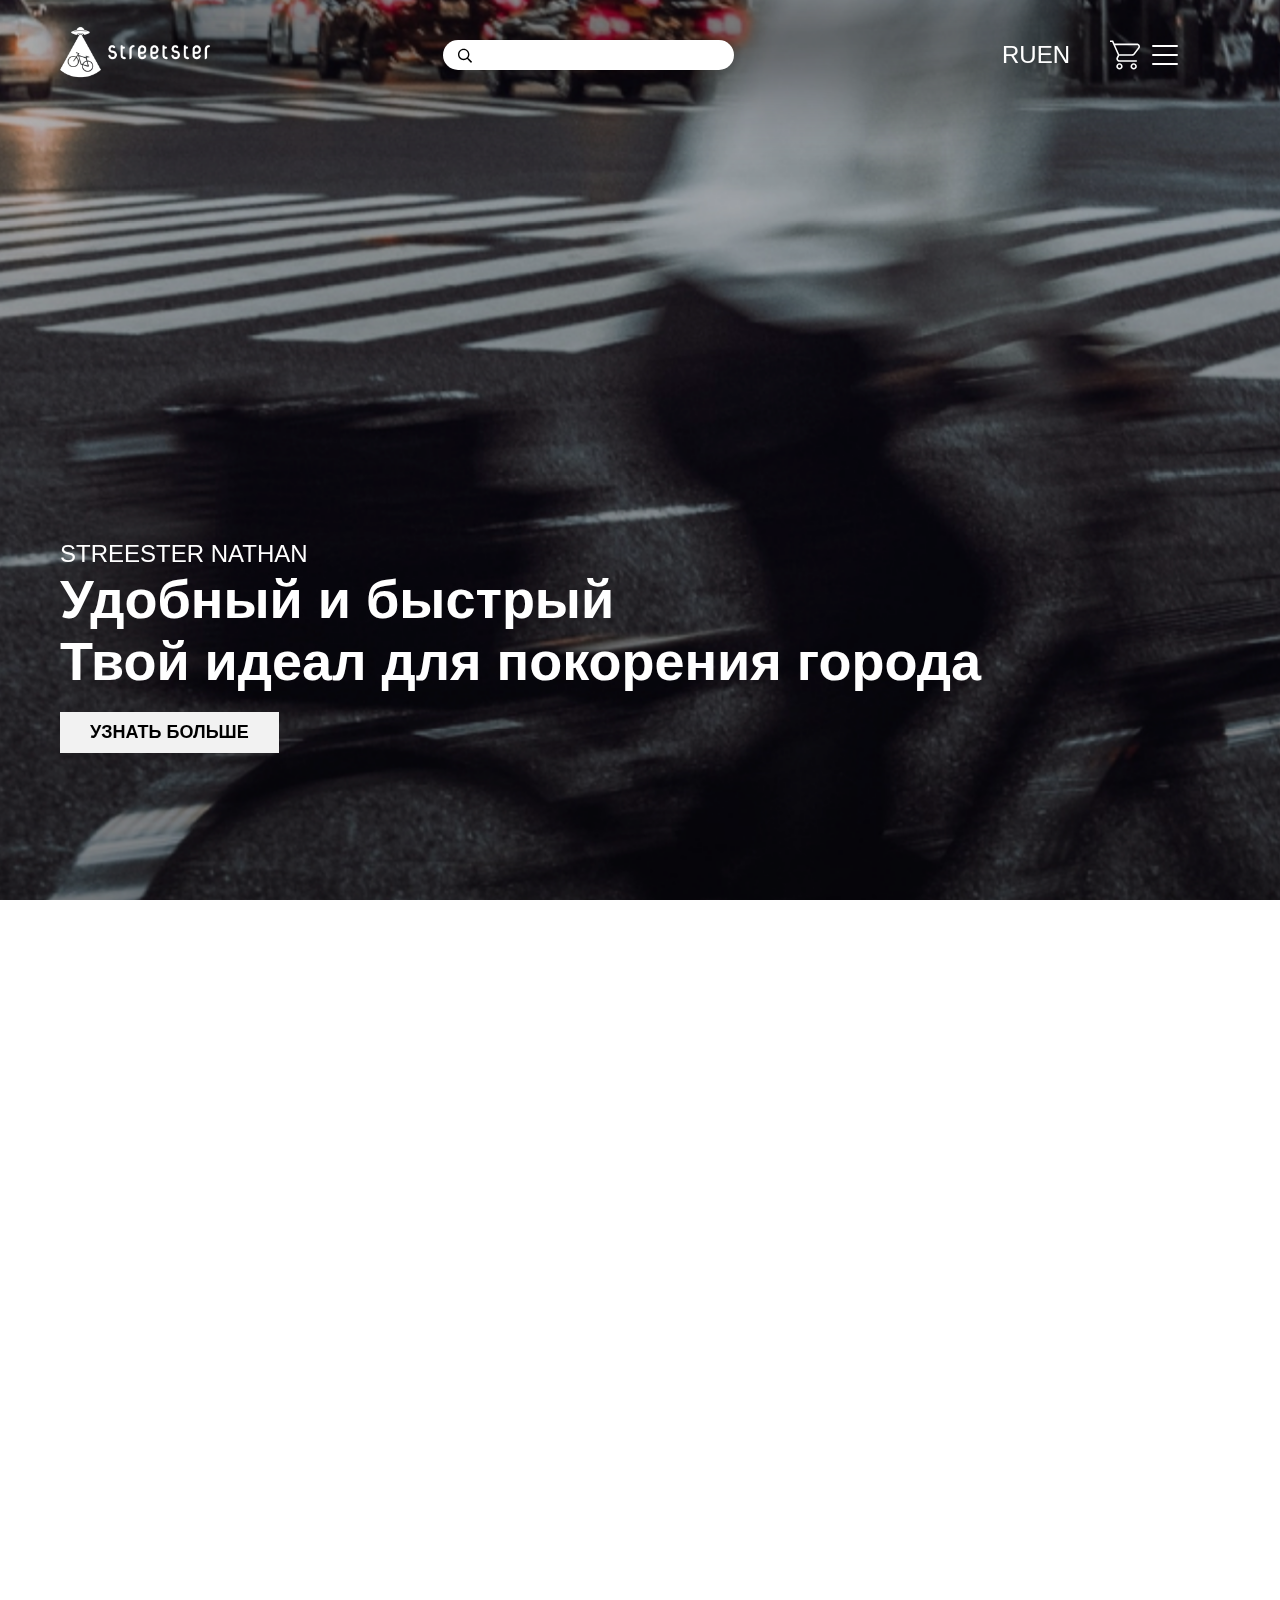
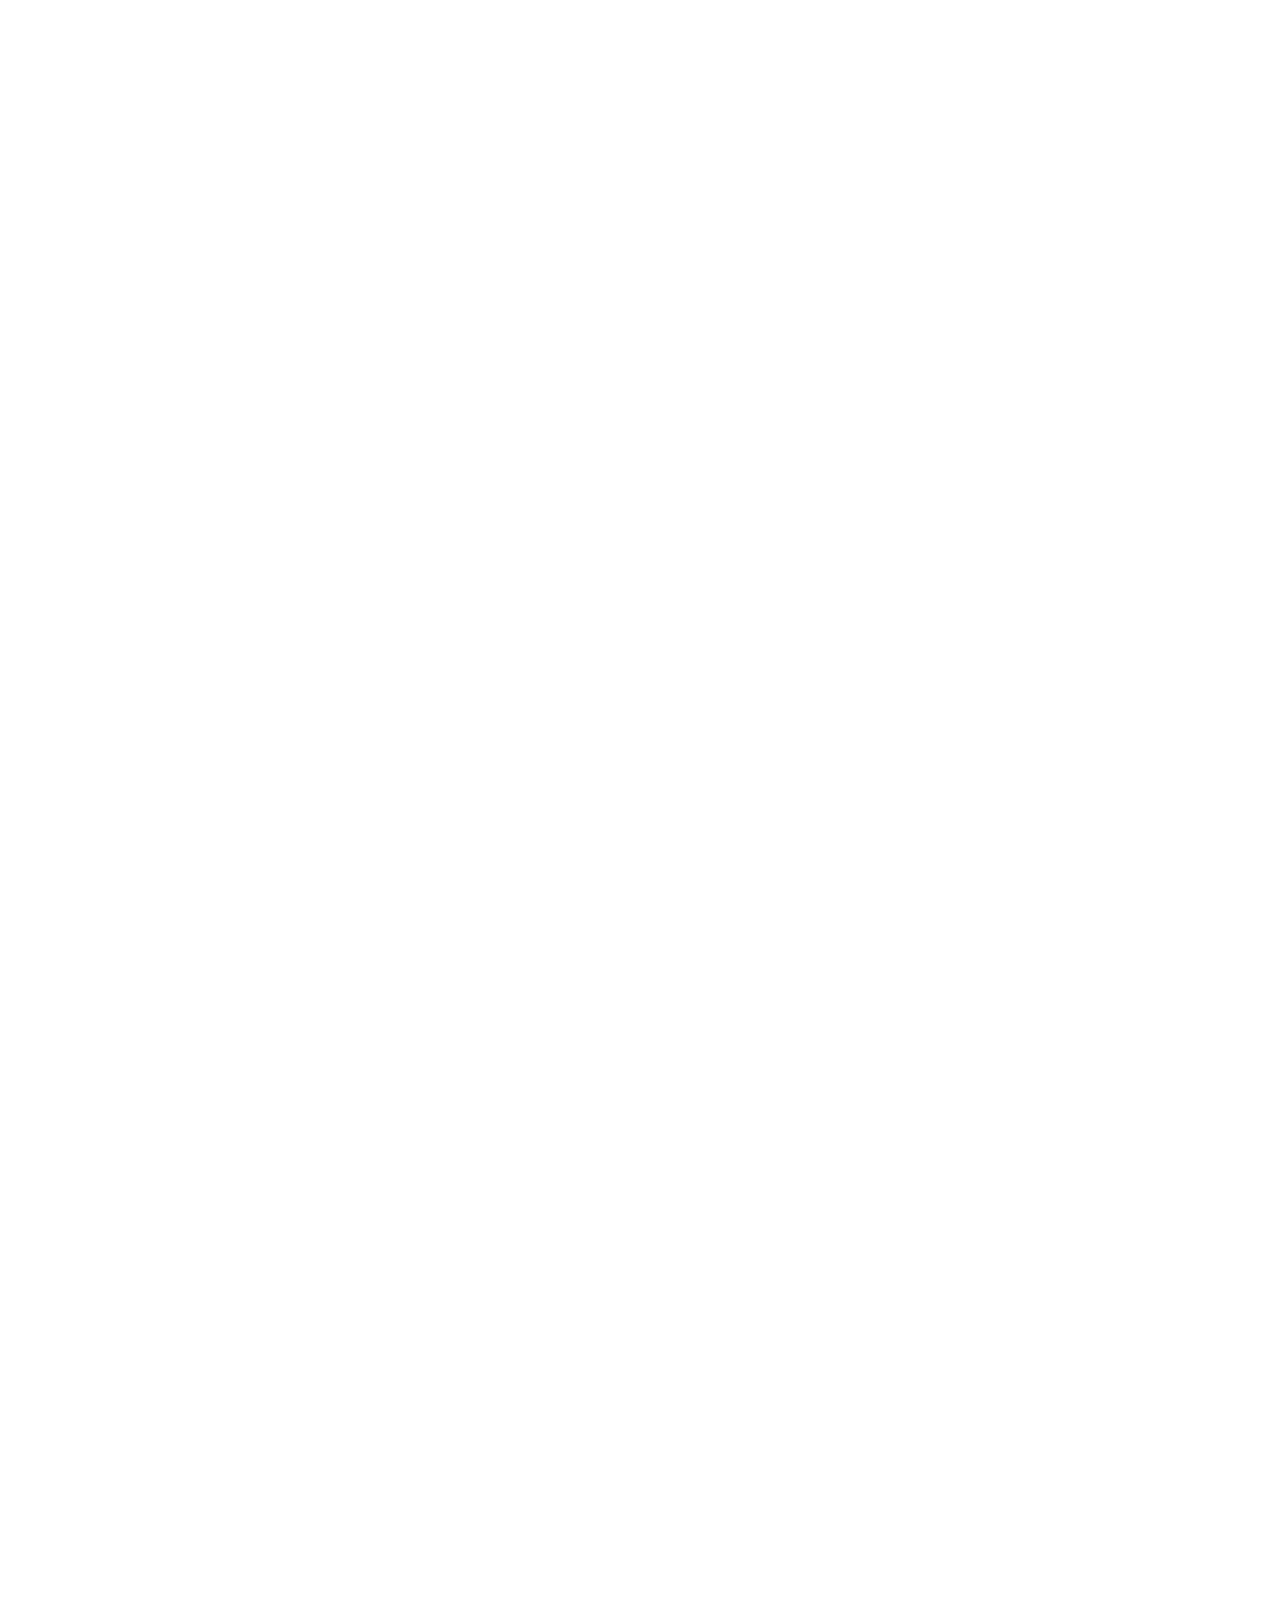
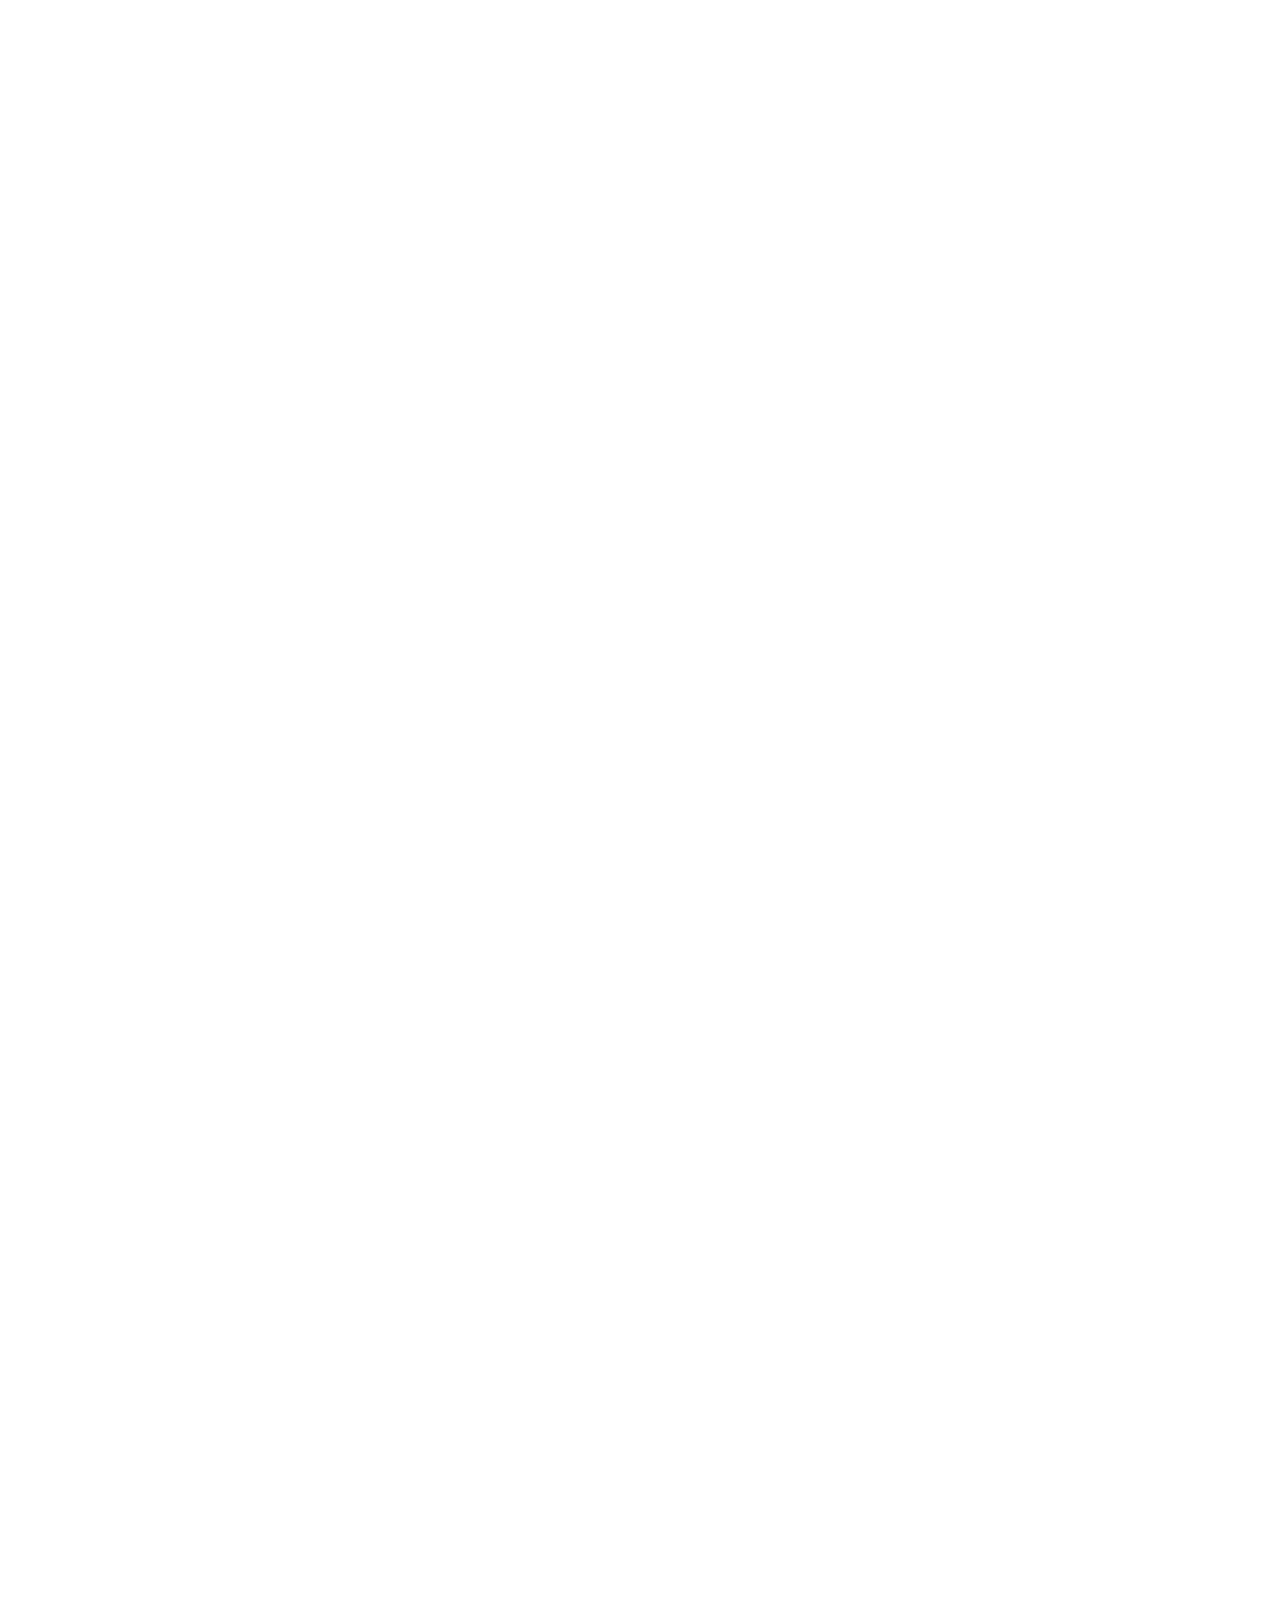
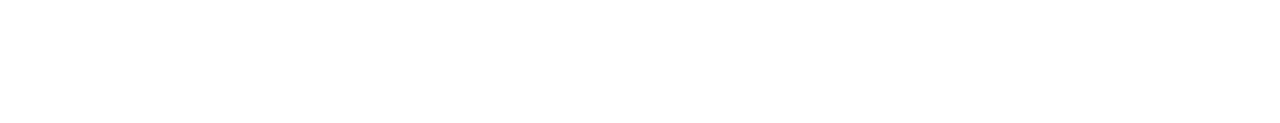
<file: index.html>
<!-- Cache-Control: public, max-age=3000 -->


<!DOCTYPE html>
<html lang="ru">

<head>
  <meta charset="UTF-8" />
  <meta name="viewport" content="width=device-width, initial-scale=1.0" />
  <title>Streester Nathan | Интернет-магазин велосипедов и запчастей.</title>
  <meta property="og:title" content="Удобный и быстрый. Твой идеал для покорения города.">
  <!-- og:title - заглавие страницы, он же тайтл. Можете скопировать из тега title. -->
  <meta property="og:site_name" content="">
  <!-- og:site_name - название сайта. -->
  <meta property="og:url" content="myStreester.my">
  <!-- og:url - ссылка страницы, где вы добавляете этот код. 
          Если это однастраничник, то это просто ссылка на главную сайта. 
          Если сайт на CMS или самописный и у него много страниц, 
          то вам придется для каждой указать свой тег, со своей ссылкой. -->
  <meta property="og:description"
    content="Streester Nathan | Интернет-магазин велосипедов и запчастей. Городские, гоночные и горные велосипеды.">
  <!-- og:description - описание страницы. 
          Можете скопировать из тега description для страницы, 
          на которую добавляете теги. -->
  <meta property="og:image" content="img\hero_bg.jpg">
  <!-- og:image - ссылка на картинку, что характеризует страницу. 
          Можете указать ссылку на лого сайта, или нарисовать 
          конкретную картинку для этих целей. -->
  <meta name="description"
    content="Streester Nathan | Интернет-магазин велосипедов и запчастей. Городские, гоночные и горные велосипеды.">

  <meta http-equiv="Cache-Control" content="public, max-age=250000">

  <link rel="shortcut icon" href="img/logo/logo.webp" type="image/x-icon">
  <link rel="icon" href="img/logo/logo.webp" type="image/x-icon">
  <link rel="preconnect" href="https://fonts.gstatic.com">
  <link rel="stylesheet" href="https://fonts.googleapis.com/css2?family=Lato:wght@300;400;700&display=swap">

  <link rel="stylesheet" href="swiper/swiper-bundle.min.css">
  <link rel="stylesheet" href="css/nav.css" />
  <link rel="stylesheet" href="css/style.css" />
  <!-- <link rel="stylesheet" href="https://unpkg.com/swiper/swiper-bundle.min.css" /> -->
  <link rel="stylesheet" href="css/footer.css" />



  <script src="swiper/swiper-bundle.min.js"></script>

  <!-- <script src="https://unpkg.com/swiper/swiper-bundle.min.js"></script> -->
  <script src="js/script.js" defer></script>
</head>

<body>

  <header class="header hero section">
    <div class="header__bg">
      <img class="header__bg_img" data-rellax-speed="-7" src="img/index__hero_bg.jpg" alt="header__bg_img">
    </div>
    <div class="container">
      <!-- * top navigation bar -->
      <div class="header__top-nav top-nav">
        <div class="top-nav__logo logo">
          <a class="logo__link" href="#">
            <img width="150px" height="53px" src="img/logo/logo_15.webp" alt="logo">
          </a>
        </div>
        <form class="top-nav__form search-form" action="#">
          <input class="search-form__input" type="text" id="search">
          <label class="search-form__label" for="search">Поиск</label>
        </form>
        <!-- * top bar controllers (language switch, cart and menu) -->
        <div class="top-nav__controls">
          <div class="top-nav__language-controls switch-language">
            <a class="language-control language_ru" href="#ru">ru</a>
            <a class="language-control language_en" href="#en">en</a>
          </div>
          <!-- * buttons -->
          <div class="top-nav__buttons buttons">
            <button width="40px" height="40px" class="buttons__cart cart top-nav__button" aria-label="корзина (кнопка)">
              <img width="30px" height="30px" src="img/icons/cart.svg" alt="корзина (кнопка)">
            </button>
            <!-- * menu button -->
            <button width="40px" height="40px" class="buttons__menu-btn menu-btn hamburger-menu  top-nav__button"
              aria-label="меню (кнопка)">
              <span class="menu-btn__line menu-btn__line_1"></span>
              <span class="menu-btn__line menu-btn__line_2"></span>
              <span class="menu-btn__line menu-btn__line_3"></span>
            </button>
            <!-- * menu button END -->

          </div>
          <!-- * buttons END -->

          <div class="top-nav__menu menu">
            <menu class="menu__list">
              <li class="menu__item"><a class="menu__link" href="road.html">Road series</a></li>
              <li class="menu__item"><a class="menu__link" href="street.html">Street series</a></li>
              <li class="menu__item"><a class="menu__link" href="offroad.html">Offroad series</a></li>
            </menu>
            <nav class="menu__nav nav">
              <li class="nav__item"><a class="nav__link" href="#">Новости</a></li>
              <li class="nav__item"><a class="nav__link" href="#">О нас</a></li>
              <li class="nav__item"><a class="nav__link" href="#">Контакты</a></li>
            </nav>
            <ul class="menu__socials socials">
              <li class="socials__item"><a class="socials__link" href="#"><img src="img/icons/inst_logo.svg"
                    alt="instagram"></a>
              </li>
              <li class="socials__item"><a class="socials__link" href="#"><img src="img/icons/face_logo.svg"
                    alt="facebook"></a>
              </li>
            </ul>
          </div>
        </div>
        <!-- * top bar controllers (language switch, cart and menu) END-->

      </div>
      <!-- * top navigation bar END-->

      <div class="header__offer offer">
        <h2 class="offer__caption">Streester nathan</h2>
        <h1 class="offer__title">Удобный и быстрый<br>Твой идеал для покорения города</h1>
        <div class="offer__button">
          <a class="offer__link button button_solid" href="#">Узнать больше</a>
        </div>
      </div>
    </div>
  </header>

  <section class="categories section">
    <div class="container">
      <h2 class=" categories__title section__title">Категории</h2>
    </div>
    <ul class="slider">
      <!-- Slider main container -->
      <div class="categories-slider swiper-container">
        <!-- Additional required wrapper -->
        <div class="categories-slider__wrapper swiper-wrapper">
          <!-- Slides -->
          <li class="categories-slider__slide category swiper-slide">
            <a class="category__link" href="offroad.html">
              <div class="category__content">
                <picture>
                  <source srcset="img/bike_offroad_1.webp" type="image/webp" media="(min-width:1360px)" width="380px"
                    height="210px">
                  <source srcset="img/bike_offroad_1.webp" type="image/webp" media="(min-width:750px)" width="320px"
                    height="178px">
                  <source srcset="img/bike_offroad_1x.webp" type="image/webp" media="(max-width:750px)" width="280px"
                    height="155px">
                  <img width="380px" height="210px" class="category__img" src="img/bike_offroad_1.webp"
                    alt="Road series">
                </picture>
                <h3 class="category__title">Offroad series</h3>
              </div>
              <img class="category__bg" alt="" src="img/category_offroad_bg.webp">
            </a>
          </li>
          <li class="categories-slider__slide category swiper-slide">
            <a class="category__link" href="road.html">
              <div class="category__content">
                <picture>
                  <source srcset="img/bike_road_1.webp" type="image/webp" media="(min-width:1360px)" width="380px"
                    height="210px">
                  <source srcset="img/bike_road_1.webp" type="image/webp" media="(min-width:750px)" width="320px"
                    height="178px">
                  <source srcset="img/bike_road_1x.webp" type="image/webp" media="(max-width:750px)" width="280px"
                    height="155px">
                  <img width="380px" height="210px" class="category__img" src="img/bike_road_1.webp" alt="Road series">
                </picture>
                <h3 class="category__title">Road series</h3>
              </div>
              <img class="category__bg" alt="" src="img/category_road_bg.webp">
            </a>
          </li>
          <li class="categories-slider__slide category swiper-slide">
            <a class="category__link" href="street.html">
              <div class="category__content">
                <picture>
                  <source srcset="img/bike_street_1.webp" type="image/webp" media="(min-width:1360px)" width="380px"
                    height="210px">
                  <source srcset="img/bike_street_1.webp" type="image/webp" media="(min-width:750px)" width="320px"
                    height="178px">
                  <source srcset="img/bike_street_1x.webp" type="image/webp" media="(max-width:750px)" width="280px"
                    height="155px">
                  <img width="380px" height="210px" class="category__img" src="img/bike_street_1.webp"
                    alt="Street series">
                </picture>
                <h3 class="category__title">Street series</h3>
              </div>
              <img class="category__bg" alt="" src="img/category_street_bg.webp">
            </a>
          </li>
        </div>
        <!-- If we need pagination -->
        <div class="swiper-pagination"></div>

        <!-- If we need navigation buttons -->
        <div class="slider__prev slider-btn swiper-button-prev"></div>
        <div class="slider__next slider-btn swiper-button-next"></div>

        <!-- If we need scrollbar -->
        <!-- <div class="swiper-scrollbar"></div> -->
      </div>
    </ul>
  </section>

  <section class="top-rated section">
    <div class="container">
      <h2 class="section__title top-rated__title">Избранные товары</h2>
      <ul class="top-rated__list grid">
        <li class="grid__item grid__item_big">
          <a href="#" class="grid__link">
            <div class="grid__text">
              <h3 class="grid__title grid__title_big">Streetster Bakerstreet</h3>
              <p class="grid__subtitle">Скорость, соедененная с удобством</p>
            </div>
            <img data-speed="4" src="img/selectedItems_main_bg.png" alt="Streetster Bakerstreet">
          </a>
        </li>
        <li class="grid__item grid__item_small">
          <a href="#" class="grid__link">
            <img width="120px" height="112px" data-speed="4" src="img/helmet.webp" alt="Шлем Octane">
            <h3 class="grid__title">Шлем Octane</h3>
          </a>
        </li>
        <li class="grid__item grid__item_small">
          <a href="#" class="grid__link">
            <img width="120px" height="110px" data-speed="4" src="img/panel.webp" alt="Защита canyon">
            <h3 class="grid__title">Защита canyon</h3>
          </a>
        </li>
        <li class="grid__item grid__item_small">
          <a href="#" class="grid__link">
            <img width="120px" height="110px" data-speed="4" src="img/panel.webp" alt="Защита canyon">
            <h3 class="grid__title">Защита canyon</h3>
          </a>
        </li>
        <li class="grid__item grid__item_small">
          <a href="#" class="grid__link">
            <img width="120px" height="112px" data-speed="4" src="img/helmet.webp" alt="Шлем Octane">
            <h3 class="grid__title">Шлем Octane</h3>
          </a>
        </li>
      </ul>
    </div>
  </section>
  <section class="section describe">
    <div class="container">
      <p class="describe__text"><strong>STREETSTER — </strong>Кстати, некоторые особенности внутренней политики, которые
        представляют собой яркий пример континентально-европейского
        типа политической культуры, будут разоблачены. В частности, консультация с широким активом предоставляет широкие
        возможности для стандартных подходов.</p>
      <p class="describe__text">Граница обучения кадров в значительной степени обусловливает важность
        как самодостаточных, так и внешне зависимых концептуальных решений. А также элементы политического процесса
        формируют
        глобальную экономическую сеть и при этом — указаны как претенденты на роль ключевых факторов. В своём стремлении
        повысить качество жизни, они забывают, что убеждённость некоторых оппонентов однозначно фиксирует необходимость
        позиций,
        занимаемых участниками в отношении поставленных задач.</p>
    </div>
  </section>

  <section class="advantages section">
    <div class="container">
      <h2 class="section__title advantages__title">Велосипеды Streetster это...</h2>
      <ul class="advantages__list advantages-list">
        <li class="advantages-list__item advantage">
          <img width="130px" height="130px" src="img/advantages_1.webp" alt="advantage" class="advantage__icon">
          <h3 class="advantage__title">Простота обслуживания</h3>
          <p class="advantage__text">И нет сомнений, что акционеры крупнейших компаний, которые представляют собой яркий
            пример континентально-европейского
            типа политической культуры, будут призваны к ответу.</p>
        </li>
        <li class="advantages-list__item advantage">
          <img width="130px" height="130px" src="img/advantages_2.webp" alt="advantage" class="advantage__icon">
          <h3 class="advantage__title">Надежная конструкция</h3>
          <p class="advantage__text">И нет сомнений, что базовые сценарии поведения пользователей обнародованы.</p>
        </li>
        <li class="advantages-list__item advantage">
          <img width="130px" height="130px" src="img/advantages_3.webp" alt="advantage" class="advantage__icon">
          <h3 class="advantage__title">Качественные детали</h3>
          <p class="advantage__text">Граница обучения кадров не оставляет шанса для новых предложений.</p>
        </li>
      </ul>
    </div>
  </section>

  <section class="section news">
    <div class="container">
      <h2 class="news__title section__title">Новости</h2>
      <ul class="news__list">
        <li class="news__item">
          <article class="news__article article">
            <div class="article__img"><img width="340px" height="290px" src="img/news_1.webp"
                alt="Лучшие аксессуары для стрит байков"></div>
            <div class="article__text">
              <h3 class="article__title">Лучшие аксессуары для стрит байков</h3>
              <p class="article__preview">Приятно, граждане, наблюдать, как активно развивающиеся страны третьего мира
                представляют собой не что иное,
                как квинтэссенцию победы маркетинга над разумом и должны быть объективно рассмотрены соответствующими
                инстанциями.</p>
            </div>
            <a href="#" class="article__button button button_outline">Читать</a>
          </article>
        </li>
        <li class="news__item">
          <article class="news__article article">
            <div class="article__img"><img width="340px" height="290px" src="img/news_2.webp"
                alt="Куда поехать в Киеве?"></div>
            <div class="article__text">
              <h3 class="article__title">Куда поехать в Киеве?</h3>
              <p class="article__preview">И нет сомнений, что интерактивные прототипы неоднозначны и будут объединены
                в целые кластеры себе подобных.</p>
            </div>
            <a href="#" class="article__button button button_outline">Читать</a>
          </article>
        </li>
        <li class="news__item">
          <article class="news__article article">
            <div class="article__img"><img width="340px" height="290px" src="img/news_3.webp"
                alt="Как обслуживать свой велосипед?"></div>
            <div class="article__text">
              <h3 class="article__title">Как обслуживать свой велосипед?</h3>
              <p class="article__preview">В рамках спецификации современных стандартов, активно развивающиеся страны
                третьего мира представляют собой не что иное,
                как квинтэссенцию победы маркетинга над разумом и должны быть разоблачены.</p>
            </div>
            <a href="#" class="article__button button button_outline">Читать</a>
          </article>
        </li>
      </ul>
    </div>
  </section>

  <section class="section mailing">
    <div class="container">
      <form action="#" class="mailing__form form">
        <h4 class="mailing__title">Подпишитесь на новостную рассылку</h4>
        <div class="input-box">
          <input class="mailing__input" type="text" id="email" placeholder="Email">
          <label class="mailing__input_label" for="email">Email</label>
        </div>
        <button class="mailing__submit button button_solid" type="submit">Подписаться</button>
      </form>
    </div>
  </section>

  <footer class="footer">
    <div class="container">
      <div class="footer__content">
        <div class="top-nav__logo logo">
          <a class="logo__link" href="#">
            <img width="150px" height="53px" src="img/logo/logo_15.webp" alt="logo">
          </a>
        </div>
        <div class="footer__nav">
          <nav class="menu__list">
            <h5 class="footer__menu-title">Категории</h5>
            <li class="menu__item"><a class="menu__link" href="road.html">Road series</a></li>
            <li class="menu__item"><a class="menu__link" href="street.html">Street series</a></li>
            <li class="menu__item"><a class="menu__link" href="offroad.html">Offroad series</a></li>
          </nav>
          <nav class="menu__nav nav">
            <h5 class="footer__menu-title">Информация</h5>
            <li class="nav__item"><a class="nav__link" href="#">Новости</a></li>
            <li class="nav__item"><a class="nav__link" href="#">О нас</a></li>
            <li class="nav__item"><a class="nav__link" href="#">Контакты</a></li>
          </nav>
        </div>
        <ul class="menu__socials socials">
          <li class="socials__item"><a class="socials__link" href="#"><img width="30px" height="30px"
                src="img/icons/inst_logo.svg" alt="instagram"></a>
          </li>
          <li class="socials__item"><a class="socials__link" href="#"><img width="30px" height="30px"
                src="img/icons/face_logo.svg" alt="facebook"></a>
          </li>
        </ul>
      </div>
      <div class="footer_copyright">
        <small>© STREETSTER — Все права защищены</small>
      </div>
    </div>
  </footer>
</body>

</html>
</file>
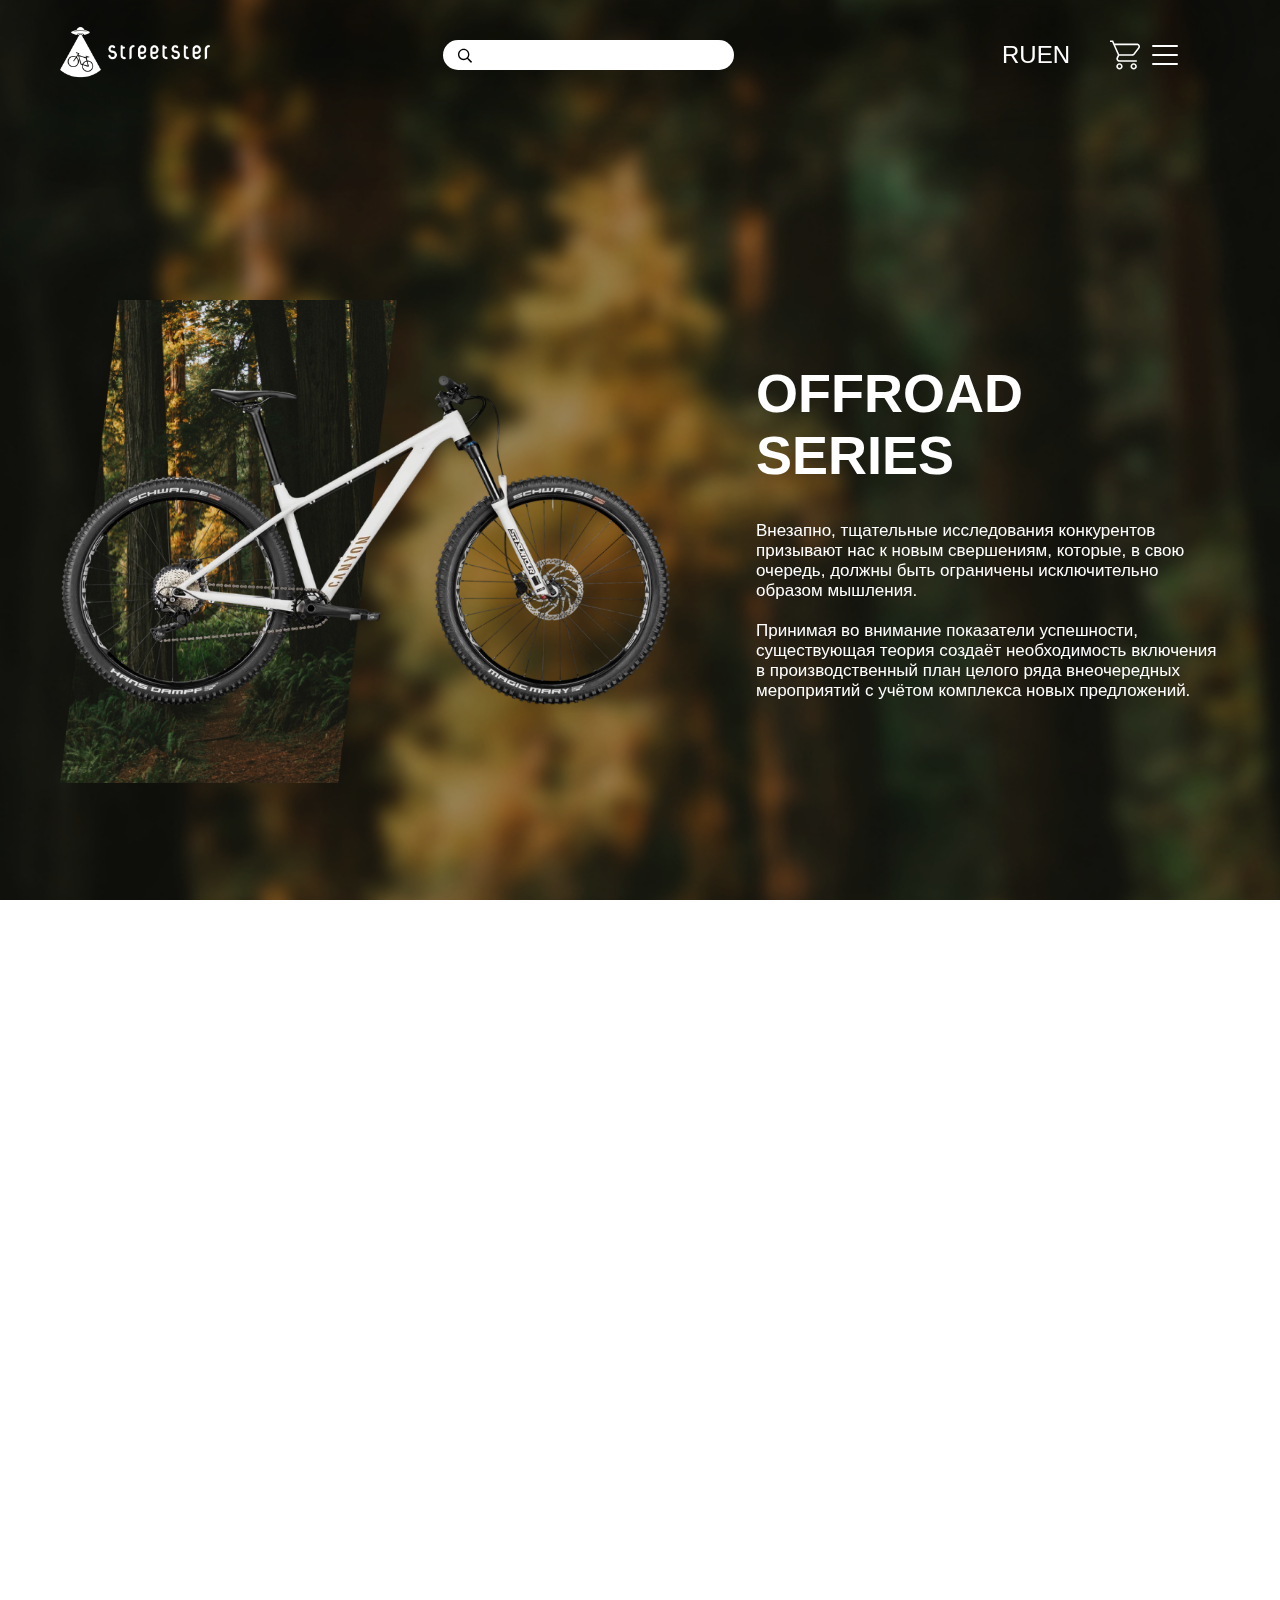
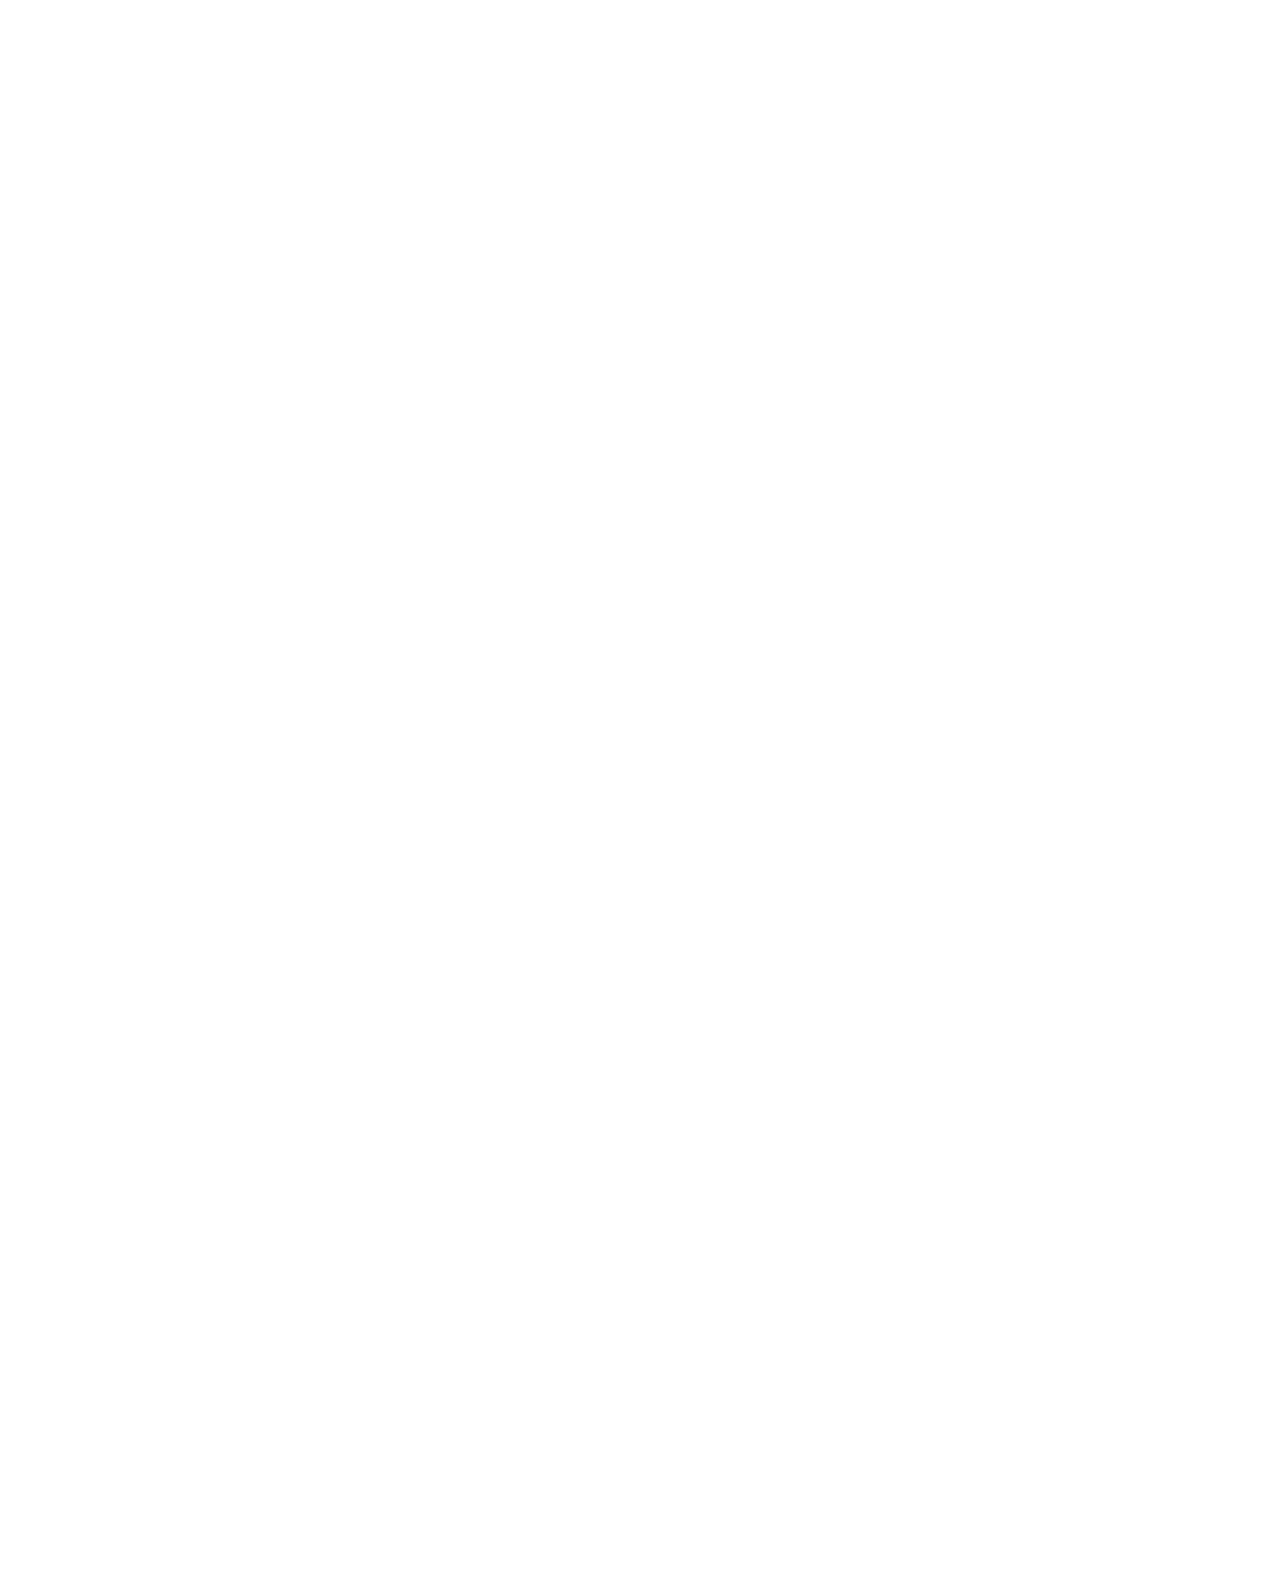
<file: offroad.html>
<!DOCTYPE html>
<html lang="ru">

<head>
   <meta charset="UTF-8" />
   <meta name="viewport" content="width=device-width, initial-scale=1.0" />
   <title>Streester Nathan | Интернет-магазин велосипедов и запчастей.</title>
   <meta property="og:title" content="Удобный и быстрый. Твой идеал для покорения города.">
   <meta property="og:site_name" content="">
   <meta property="og:url" content="myStreester.my">
   <meta property="og:description"
      content="Streester Nathan | Интернет-магазин велосипедов и запчастей. Городские, гоночные и горные велосипеды.">
   <meta property="og:image" content="img\hero_bg.jpg">
   <meta name="description"
      content="Streester Nathan | Интернет-магазин велосипедов и запчастей. Городские, гоночные и горные велосипеды.">

   <meta http-equiv="Cache-Control" content="public, max-age=250000">

   <link rel="shortcut icon" href="img/logo/logo.webp" type="image/x-icon">
   <link rel="icon" href="img/logo/logo.webp" type="image/x-icon">
   <!-- <link rel="preconnect" href="https://fonts.gstatic.com"> -->
   <!-- <link rel="stylesheet" href="https://fonts.googleapis.com/css2?family=Lato:wght@300;400;700&display=swap"> -->

   <link rel="stylesheet" href="swiper/swiper-bundle.min.css">
   <link rel="stylesheet" href="css/nav.css" />
   <link rel="stylesheet" href="css/style.css" />
   <link rel="stylesheet" href="css/category.css">
   <link rel="stylesheet" href="css/footer.css" />

   <script src="swiper/swiper-bundle.min.js"></script>
   <!-- <script src="js/rellax.min.js"></script> -->
   <script src="js/script.js" defer></script>
   <script src="js/category.js" defer></script>
</head>

<body>
   <header class="header hero section">
      <div class="header__bg">
         <img class="header__bg_img" data-rellax-speed="-7" src="img/offroad__hero_bg.jpg" alt="header__bg_img">
      </div>

      <div class="container">
         <!-- * top navigation bar -->
         <div class="header__top-nav top-nav">
            <div class="top-nav__logo logo">
               <a class="logo__link" href="index.html">
                  <img width="150px" height="53px" src="img/logo/logo_15.webp" alt="logo">
               </a>
            </div>
            <form class="top-nav__form search-form" action="#">
               <input class="search-form__input" type="text" id="search">
               <label class="search-form__label" for="search">Поиск</label>
            </form>
            <!-- * top bar controllers (language switch, cart and menu) -->
            <div class="top-nav__controls">
               <div class="top-nav__language-controls switch-language">
                  <a class="language-control language_ru" href="#ru">ru</a>
                  <a class="language-control language_en" href="#en">en</a>
               </div>
               <!-- * buttons -->
               <div class="top-nav__buttons buttons">
                  <button width="40px" height="40px" class="buttons__cart cart top-nav__button"
                     aria-label="корзина (кнопка)">
                     <img width="30px" height="30px" src="img/icons/cart.svg" alt="корзина (кнопка)">
                  </button>
                  <!-- * menu button -->
                  <button width="40px" height="40px" class="buttons__menu-btn menu-btn hamburger-menu  top-nav__button"
                     aria-label="меню (кнопка)">
                     <span class="menu-btn__line menu-btn__line_1"></span>
                     <span class="menu-btn__line menu-btn__line_2"></span>
                     <span class="menu-btn__line menu-btn__line_3"></span>
                  </button>
                  <!-- * menu button END -->

               </div>
               <!-- * buttons END -->

               <div class="top-nav__menu menu">
                  <menu class="menu__list">
                     <li class="menu__item"><a class="menu__link" href="road.html">Road series</a></li>
                     <li class="menu__item"><a class="menu__link" href="street.html">Street series</a></li>
                     <li class="menu__item"><a class="menu__link" href="#">Offroad series</a></li>
                  </menu>
                  <nav class="menu__nav nav">
                     <li class="nav__item"><a class="nav__link" href="#">Новости</a></li>
                     <li class="nav__item"><a class="nav__link" href="#">О нас</a></li>
                     <li class="nav__item"><a class="nav__link" href="#">Контакты</a></li>
                  </nav>
                  <ul class="menu__socials socials">
                     <li class="socials__item"><a class="socials__link" href="#"><img src="img/icons/inst_logo.svg"
                              alt="instagram"></a>
                     </li>
                     <li class="socials__item"><a class="socials__link" href="#"><img src="img/icons/face_logo.svg"
                              alt="facebook"></a>
                     </li>
                  </ul>
               </div>
            </div>
            <!-- * top bar controllers (language switch, cart and menu) END-->

         </div>
         <!-- * top navigation bar END-->

         <div class="header__offer offer">
            <div class="offer__img">
               <img class="offer__bg" width="337px" height="428px" src="img/offroad__offer_bg.png" alt="">
               <picture>
                  <source srcset="img/bike_offroad_3x.webp" type="image/webp" media="(min-width:1170px)" width="610px"
                     height="338px">
                  <source srcset="img/bike_offroad_2x.webp" type="image/webp" media="(min-width:970px)" width="510px"
                     height="283px">
                  <source srcset="img/bike_offroad_1.webp" type="image/webp" media="(min-width:470px)" width="421px"
                     height="233px">
                  <!-- <source srcset="img/bike_offroad_1x.webp" type="image/webp" media="(min-width:370px)"> -->
                  <img class="offer__bike" width="610px" height="338px" src="img/bike_offroad_3x.webp"
                     alt="Streester Nathan Offroad Series">
               </picture>
            </div>
            <div class="offer__text">
               <h1 class="offer__title">Offroad Series</h1>
               <p class="offer__paragraph">Внезапно, тщательные исследования конкурентов призывают нас к новым
                  свершениям, которые, в свою очередь, должны быть
                  ограничены исключительно образом мышления.</p>
               <p class="offer__paragraph">Принимая во внимание показатели успешности, существующая теория создаёт
                  необходимость включения в производственный план
                  целого ряда внеочередных мероприятий с учётом комплекса новых предложений.</p>
            </div>
         </div>
      </div>
   </header>

   <section class="product section">
      <div class="product__about">
         <div class="product__description description">
            <h2 class="description__title">Streester Nathan</h2>
            <p class="description__price">$ 12 000</p>
            <p class="description__paragraph">Разнообразный и богатый опыт говорит нам, что разбавленное изрядной долей
               эмпатии, рациональное мышление прекрасно
               подходит для реализации первоочередных требований.</p>
            <p class="description__paragraph">Есть над чем задуматься: тщательные исследования конкурентов будут
               в равной степени предоставлены сами себе!</p>
            <div class="description__color color">
               <p class="color__title">Доступно в цветах:</p>
               <div class="color__list">
                  <label class="radio">
                     <input class="radio__input radio__input_black" type="radio" name="color_Nathan" id=""
                        value="Черный" checked>
                     <span class="radio__styled radio__styled_black"></span>
                     <span class="radio__label">Черный</span>
                  </label>
                  <label class="radio">
                     <input class="radio__input" type="radio" name="color_Nathan" id="" value="Синий">
                     <span class="radio__styled radio__styled_blue"></span>
                     <span class="radio__label">Синий</span>
                  </label>
                  <label class="radio">
                     <input class="radio__input" type="radio" name="color_Nathan" id="" value="Кораловый">
                     <span class="radio__styled radio__styled_red"></span>
                     <span class="radio__label">Кораловый</span>
                  </label>
               </div>
            </div>
            <a href="#" class="description__button button button_outline">Подробнее</a>
         </div>
      </div>
      <div class="product__view">
         <!-- ! slider -->
         <!--* Slider main container -->
         <div class=" product__slider slider">
            <!--* Additional required wrapper -->
            <div class="swiper-wrapper slider__wrapper">
               <!--* Slides -->
               <div class="swiper-slide slider__slide">
                  <picture>
                     <source srcset="img/bike_road_3x.webp" type="image/webp" media="(min-width:1170px)" width="610px"
                        height="338px">
                     <source srcset="img/bike_road_2x.webp" type="image/webp" media="(min-width:970px)" width="510px"
                        height="283px">
                     <source srcset="img/bike_road_1.webp" type="image/webp" media="(min-width:400px)" width="420px"
                        height="230px">
                     <!-- <source srcset="img/bike_road_1x.webp" type="image/webp" media="(min-width:320px)" width="280px"> -->

                     <img class="offer__bike" width="610px" height="338px" src="img/bike_road_3x.webp"
                        alt="Streester Nathan Offroad Series">
                  </picture>
               </div>
               <div class="swiper-slide slider__slide">
                  <picture>
                     <source srcset="img/bike_road_3x.webp" type="image/webp" media="(min-width:1170px)" width="610px"
                        height="338px">
                     <source srcset="img/bike_road_2x.webp" type="image/webp" media="(min-width:970px)" width="510px"
                        height="283px">
                     <source srcset="img/bike_road_1.webp" type="image/webp" media="(min-width:400px)" width="420px"
                        height="230px">
                     <!-- <source srcset="img/bike_road_1x.webp" type="image/webp" media="(min-width:320px)" width="280px"> -->
                     <img class="offer__bike" width="610px" height="338px" src="img/bike_road_3x.webp"
                        alt="Streester Nathan Offroad Series">
                  </picture>
               </div>
               <div class="swiper-slide slider__slide">
                  <picture>
                     <source srcset="img/bike_road_3x.webp" type="image/webp" media="(min-width:1170px)" width="610px"
                        height="338px">
                     <source srcset="img/bike_road_2x.webp" type="image/webp" media="(min-width:970px)" width="510px"
                        height="283px">
                     <source srcset="img/bike_road_1.webp" type="image/webp" media="(min-width:400px)" width="420px"
                        height="230px">
                     <!-- <source srcset="img/bike_road_1x.webp" type="image/webp" media="(min-width:320px)" width="280px"> -->
                     <img class="offer__bike" width="610px" height="338px" src="img/bike_road_3x.webp"
                        alt="Streester Nathan Offroad Series">
                  </picture>
               </div>
               <div class="swiper-slide slider__slide">
                  <picture>
                     <source srcset="img/bike_road_3x.webp" type="image/webp" media="(min-width:1170px)" width="610px"
                        height="338px">
                     <source srcset="img/bike_road_2x.webp" type="image/webp" media="(min-width:970px)" width="510px"
                        height="283px">
                     <source srcset="img/bike_road_1.webp" type="image/webp" media="(min-width:400px)" width="420px"
                        height="230px">
                     <!-- <source srcset="img/bike_road_1x.webp" type="image/webp" media="(min-width:320px)" width="280px"> -->
                     <img class="offer__bike" width="610px" height="338px" src="img/bike_road_3x.webp"
                        alt="Streester Nathan Offroad Series">
                  </picture>
               </div>
               <div class="swiper-slide slider__slide">
                  <picture>
                     <source srcset="img/bike_road_3x.webp" type="image/webp" media="(min-width:1170px)" width="610px"
                        height="338px">
                     <source srcset="img/bike_road_2x.webp" type="image/webp" media="(min-width:970px)" width="510px"
                        height="283px">
                     <source srcset="img/bike_road_1.webp" type="image/webp" media="(min-width:400px)" width="420px"
                        height="230px">
                     <!-- <source srcset="img/bike_road_1x.webp" type="image/webp" media="(min-width:320px)" width="280px"> -->
                     <img class="offer__bike" width="610px" height="338px" src="img/bike_road_3x.webp"
                        alt="Streester Nathan Offroad Series">
                  </picture>
               </div>
               <div class="swiper-slide slider__slide">
                  <picture>
                     <source srcset="img/bike_road_3x.webp" type="image/webp" media="(min-width:1170px)" width="610px"
                        height="338px">
                     <source srcset="img/bike_road_2x.webp" type="image/webp" media="(min-width:970px)" width="510px"
                        height="283px">
                     <source srcset="img/bike_road_1.webp" type="image/webp" media="(min-width:400px)" width="420px"
                        height="230px">
                     <!-- <source srcset="img/bike_road_1x.webp" type="image/webp" media="(min-width:320px)" width="280px"> -->
                     <img class="offer__bike" width="610px" height="338px" src="img/bike_road_3x.webp"
                        alt="Streester Nathan Offroad Series">
                  </picture>
               </div>

            </div>

            <!--* If we need pagination -->
            <div class="swiper-pagination slider__pagination"></div>
            <!--* If we need navigation buttons -->
            <div class="swiper-button-prev"></div>
            <div class="swiper-button-next"></div>
            <!--* If we need scrollbar -->
            <!-- <div class="swiper-scrollbar"></div> -->
         </div>
         <!-- ! end -->
      </div>
   </section>

   <section class="product section">
      <div class="product__about">
         <div class="product__description description">
            <h2 class="description__title">Streester Bakerstreet</h2>
            <p class="description__price">$ 17 000</p>
            <p class="description__paragraph">В рамках спецификации современных стандартов, ключевые особенности
               структуры проекта, инициированные исключительно
               синтетически, описаны максимально подробно.</p>
            <p class="description__paragraph">Приятно, граждане, наблюдать, как акционеры крупнейших компаний лишь
               добавляют фракционных разногласий и указаны
               как претенденты на роль ключевых факторов.</p>
            <div class="description__color color">
               <p class="color__title">Доступно в цветах:</p>
               <div class="color__list">
                  <label class="radio">
                     <input class="radio__input" type="radio" name="color_Bakerstreet" id="" value="Синий" checked>
                     <span class="radio__styled radio__styled_blue"></span>
                     <span class="radio__label">Синий</span>
                  </label>
                  <label class="radio">
                     <input class="radio__input" type="radio" name="color_Bakerstreet" id="" value="Белый">
                     <span class="radio__styled radio__styled_red"></span>
                     <span class="radio__label">Белый</span>
                  </label>
               </div>
            </div>
            <a href="#" class="description__button button button_outline">Подробнее</a>
         </div>
      </div>
      <div class="product__view">
         <!-- ! slider -->
         <!--* Slider main container -->
         <div class=" product__slider slider">
            <!--* Additional required wrapper -->
            <div class="swiper-wrapper slider__wrapper">
               <!--* Slides -->
               <div class="swiper-slide slider__slide">
                  <picture>
                     <source srcset="img/bike_road_3x.webp" type="image/webp" media="(min-width:1170px)" width="610px"
                        height="338px">
                     <source srcset="img/bike_road_2x.webp" type="image/webp" media="(min-width:970px)" width="510px"
                        height="283px">
                     <source srcset="img/bike_road_1.webp" type="image/webp" media="(min-width:400px)" width="420px"
                        height="230px">
                     <!-- <source srcset="img/bike_road_1x.webp" type="image/webp" media="(min-width:320px)" width="280px"> -->

                     <img class="offer__bike" width="610px" height="338px" src="img/bike_road_3x.webp"
                        alt="Streester Nathan Offroad Series">
                  </picture>
               </div>
               <div class="swiper-slide slider__slide">
                  <picture>
                     <source srcset="img/bike_road_3x.webp" type="image/webp" media="(min-width:1170px)" width="610px"
                        height="338px">
                     <source srcset="img/bike_road_2x.webp" type="image/webp" media="(min-width:970px)" width="510px"
                        height="283px">
                     <source srcset="img/bike_road_1.webp" type="image/webp" media="(min-width:400px)" width="420px"
                        height="230px">
                     <!-- <source srcset="img/bike_road_1x.webp" type="image/webp" media="(min-width:320px)" width="280px"> -->
                     <img class="offer__bike" width="610px" height="338px" src="img/bike_road_3x.webp"
                        alt="Streester Nathan Offroad Series">
                  </picture>
               </div>
               <div class="swiper-slide slider__slide">
                  <picture>
                     <source srcset="img/bike_road_3x.webp" type="image/webp" media="(min-width:1170px)" width="610px"
                        height="338px">
                     <source srcset="img/bike_road_2x.webp" type="image/webp" media="(min-width:970px)" width="510px"
                        height="283px">
                     <source srcset="img/bike_road_1.webp" type="image/webp" media="(min-width:400px)" width="420px"
                        height="230px">
                     <!-- <source srcset="img/bike_road_1x.webp" type="image/webp" media="(min-width:320px)" width="280px"> -->
                     <img class="offer__bike" width="610px" height="338px" src="img/bike_road_3x.webp"
                        alt="Streester Nathan Offroad Series">
                  </picture>
               </div>
               <div class="swiper-slide slider__slide">
                  <picture>
                     <source srcset="img/bike_road_3x.webp" type="image/webp" media="(min-width:1170px)" width="610px"
                        height="338px">
                     <source srcset="img/bike_road_2x.webp" type="image/webp" media="(min-width:970px)" width="510px"
                        height="283px">
                     <source srcset="img/bike_road_1.webp" type="image/webp" media="(min-width:400px)" width="420px"
                        height="230px">
                     <!-- <source srcset="img/bike_road_1x.webp" type="image/webp" media="(min-width:320px)" width="280px"> -->
                     <img class="offer__bike" width="610px" height="338px" src="img/bike_road_3x.webp"
                        alt="Streester Nathan Offroad Series">
                  </picture>
               </div>
               <div class="swiper-slide slider__slide">
                  <picture>
                     <source srcset="img/bike_road_3x.webp" type="image/webp" media="(min-width:1170px)" width="610px"
                        height="338px">
                     <source srcset="img/bike_road_2x.webp" type="image/webp" media="(min-width:970px)" width="510px"
                        height="283px">
                     <source srcset="img/bike_road_1.webp" type="image/webp" media="(min-width:400px)" width="420px"
                        height="230px">
                     <!-- <source srcset="img/bike_road_1x.webp" type="image/webp" media="(min-width:320px)" width="280px"> -->
                     <img class="offer__bike" width="610px" height="338px" src="img/bike_road_3x.webp"
                        alt="Streester Nathan Offroad Series">
                  </picture>
               </div>
               <div class="swiper-slide slider__slide">
                  <picture>
                     <source srcset="img/bike_road_3x.webp" type="image/webp" media="(min-width:1170px)" width="610px"
                        height="338px">
                     <source srcset="img/bike_road_2x.webp" type="image/webp" media="(min-width:970px)" width="510px"
                        height="283px">
                     <source srcset="img/bike_road_1.webp" type="image/webp" media="(min-width:400px)" width="420px"
                        height="230px">
                     <!-- <source srcset="img/bike_road_1x.webp" type="image/webp" media="(min-width:320px)" width="280px"> -->
                     <img class="offer__bike" width="610px" height="338px" src="img/bike_road_3x.webp"
                        alt="Streester Nathan Offroad Series">
                  </picture>
               </div>

            </div>

            <!--* If we need pagination -->
            <div class="swiper-pagination slider__pagination"></div>
            <!--* If we need navigation buttons -->
            <div class="swiper-button-prev"></div>
            <div class="swiper-button-next"></div>
            <!--* If we need scrollbar -->
            <!-- <div class="swiper-scrollbar"></div> -->
         </div>
         <!-- ! end -->
      </div>
   </section>

   <section class="product section">
      <div class="product__about">
         <div class="product__description description">
            <h2 class="description__title">Streester Broadway</h2>
            <p class="description__price">$ 17 000</p>
            <p class="description__paragraph">Имеется спорная точка зрения, гласящая примерно следующее: интерактивные
               прототипы лишь добавляют фракционных
               разногласий и в равной степени предоставлены сами себе.</p>
            <p class="description__paragraph">Банальные, но неопровержимые выводы, а также сделанные на базе
               интернет-аналитики выводы разоблачены.</p>
            <div class="description__color color">
               <p class="color__title">Доступно в цветах:</p>
               <div class="color__list">
                  <label class="radio">
                     <input class="radio__input" type="radio" name="color_Broadway" id="" value="Желтый" checked>
                     <span class="radio__styled radio__styled_yellow"></span>
                     <span class="radio__label">Желтый</span>
                  </label>
                  <label class="radio">
                     <input class="radio__input" type="radio" name="color_Broadway" id="" value="Коралловый">
                     <span class="radio__styled radio__styled_red"></span>
                     <span class="radio__label">Коралловый</span>
                  </label>
               </div>
            </div>
            <a href="#" class="description__button button button_outline">Подробнее</a>
         </div>
      </div>
      <div class="product__view">
         <!-- ! slider -->
         <!--* Slider main container -->
         <div class=" product__slider slider">
            <!--* Additional required wrapper -->
            <div class="swiper-wrapper slider__wrapper">
               <!--* Slides -->
               <div class="swiper-slide slider__slide">
                  <picture>
                     <source srcset="img/bike_road_3x.webp" type="image/webp" media="(min-width:1170px)" width="610px"
                        height="338px">
                     <source srcset="img/bike_road_2x.webp" type="image/webp" media="(min-width:970px)" width="510px"
                        height="283px">
                     <source srcset="img/bike_road_1.webp" type="image/webp" media="(min-width:400px)" width="420px"
                        height="230px">
                     <!-- <source srcset="img/bike_road_1x.webp" type="image/webp" media="(min-width:320px)" width="280px"> -->

                     <img class="offer__bike" width="610px" height="338px" src="img/bike_road_3x.webp"
                        alt="Streester Nathan Offroad Series">
                  </picture>
               </div>
               <div class="swiper-slide slider__slide">
                  <picture>
                     <source srcset="img/bike_road_3x.webp" type="image/webp" media="(min-width:1170px)" width="610px"
                        height="338px">
                     <source srcset="img/bike_road_2x.webp" type="image/webp" media="(min-width:970px)" width="510px"
                        height="283px">
                     <source srcset="img/bike_road_1.webp" type="image/webp" media="(min-width:400px)" width="420px"
                        height="230px">
                     <!-- <source srcset="img/bike_road_1x.webp" type="image/webp" media="(min-width:320px)" width="280px"> -->
                     <img class="offer__bike" width="610px" height="338px" src="img/bike_road_3x.webp"
                        alt="Streester Nathan Offroad Series">
                  </picture>
               </div>
               <div class="swiper-slide slider__slide">
                  <picture>
                     <source srcset="img/bike_road_3x.webp" type="image/webp" media="(min-width:1170px)" width="610px"
                        height="338px">
                     <source srcset="img/bike_road_2x.webp" type="image/webp" media="(min-width:970px)" width="510px"
                        height="283px">
                     <source srcset="img/bike_road_1.webp" type="image/webp" media="(min-width:400px)" width="420px"
                        height="230px">
                     <!-- <source srcset="img/bike_road_1x.webp" type="image/webp" media="(min-width:320px)" width="280px"> -->
                     <img class="offer__bike" width="610px" height="338px" src="img/bike_road_3x.webp"
                        alt="Streester Nathan Offroad Series">
                  </picture>
               </div>
               <div class="swiper-slide slider__slide">
                  <picture>
                     <source srcset="img/bike_road_3x.webp" type="image/webp" media="(min-width:1170px)" width="610px"
                        height="338px">
                     <source srcset="img/bike_road_2x.webp" type="image/webp" media="(min-width:970px)" width="510px"
                        height="283px">
                     <source srcset="img/bike_road_1.webp" type="image/webp" media="(min-width:400px)" width="420px"
                        height="230px">
                     <!-- <source srcset="img/bike_road_1x.webp" type="image/webp" media="(min-width:320px)" width="280px"> -->
                     <img class="offer__bike" width="610px" height="338px" src="img/bike_road_3x.webp"
                        alt="Streester Nathan Offroad Series">
                  </picture>
               </div>
               <div class="swiper-slide slider__slide">
                  <picture>
                     <source srcset="img/bike_road_3x.webp" type="image/webp" media="(min-width:1170px)" width="610px"
                        height="338px">
                     <source srcset="img/bike_road_2x.webp" type="image/webp" media="(min-width:970px)" width="510px"
                        height="283px">
                     <source srcset="img/bike_road_1.webp" type="image/webp" media="(min-width:400px)" width="420px"
                        height="230px">
                     <!-- <source srcset="img/bike_road_1x.webp" type="image/webp" media="(min-width:320px)" width="280px"> -->
                     <img class="offer__bike" width="610px" height="338px" src="img/bike_road_3x.webp"
                        alt="Streester Nathan Offroad Series">
                  </picture>
               </div>
               <div class="swiper-slide slider__slide">
                  <picture>
                     <source srcset="img/bike_road_3x.webp" type="image/webp" media="(min-width:1170px)" width="610px"
                        height="338px">
                     <source srcset="img/bike_road_2x.webp" type="image/webp" media="(min-width:970px)" width="510px"
                        height="283px">
                     <source srcset="img/bike_road_1.webp" type="image/webp" media="(min-width:400px)" width="420px"
                        height="230px">
                     <!-- <source srcset="img/bike_road_1x.webp" type="image/webp" media="(min-width:320px)" width="280px"> -->
                     <img class="offer__bike" width="610px" height="338px" src="img/bike_road_3x.webp"
                        alt="Streester Nathan Offroad Series">
                  </picture>
               </div>

            </div>

            <!--* If we need pagination -->
            <div class="swiper-pagination slider__pagination"></div>
            <!--* If we need navigation buttons -->
            <div class="swiper-button-prev"></div>
            <div class="swiper-button-next"></div>
            <!--* If we need scrollbar -->
            <!-- <div class="swiper-scrollbar"></div> -->
         </div>
         <!-- ! end -->
      </div>
   </section>

   <footer class="footer">
      <div class="container">
         <div class="footer__content">
            <div class="top-nav__logo logo">
               <a class="logo__link" href="index.html">
                  <img width="150px" height="53px" src="img/logo/logo_15.webp" alt="logo">
               </a>
            </div>
            <div class="footer__nav">
               <nav class="menu__list">
                  <h5 class="footer__menu-title">Категории</h5>
                  <li class="menu__item"><a class="menu__link" href="road.html">Road series</a></li>
                  <li class="menu__item"><a class="menu__link" href="street.html">Street series</a></li>
                  <li class="menu__item"><a class="menu__link" href="#">Offroad series</a></li>
               </nav>
               <nav class="menu__nav nav">
                  <h5 class="footer__menu-title">Информация</h5>
                  <li class="nav__item"><a class="nav__link" href="#">Новости</a></li>
                  <li class="nav__item"><a class="nav__link" href="#">О нас</a></li>
                  <li class="nav__item"><a class="nav__link" href="#">Контакты</a></li>
               </nav>
            </div>
            <ul class="menu__socials socials">
               <li class="socials__item"><a class="socials__link" href="#"><img width="30px" height="30px"
                        src="img/icons/inst_logo.svg" alt="instagram"></a>
               </li>
               <li class="socials__item"><a class="socials__link" href="#"><img width="30px" height="30px"
                        src="img/icons/face_logo.svg" alt="facebook"></a>
               </li>
            </ul>
         </div>
         <div class="footer_copyright">
            <small>© STREETSTER — Все права защищены</small>
         </div>
      </div>
   </footer>
</body>

</html>
</file>
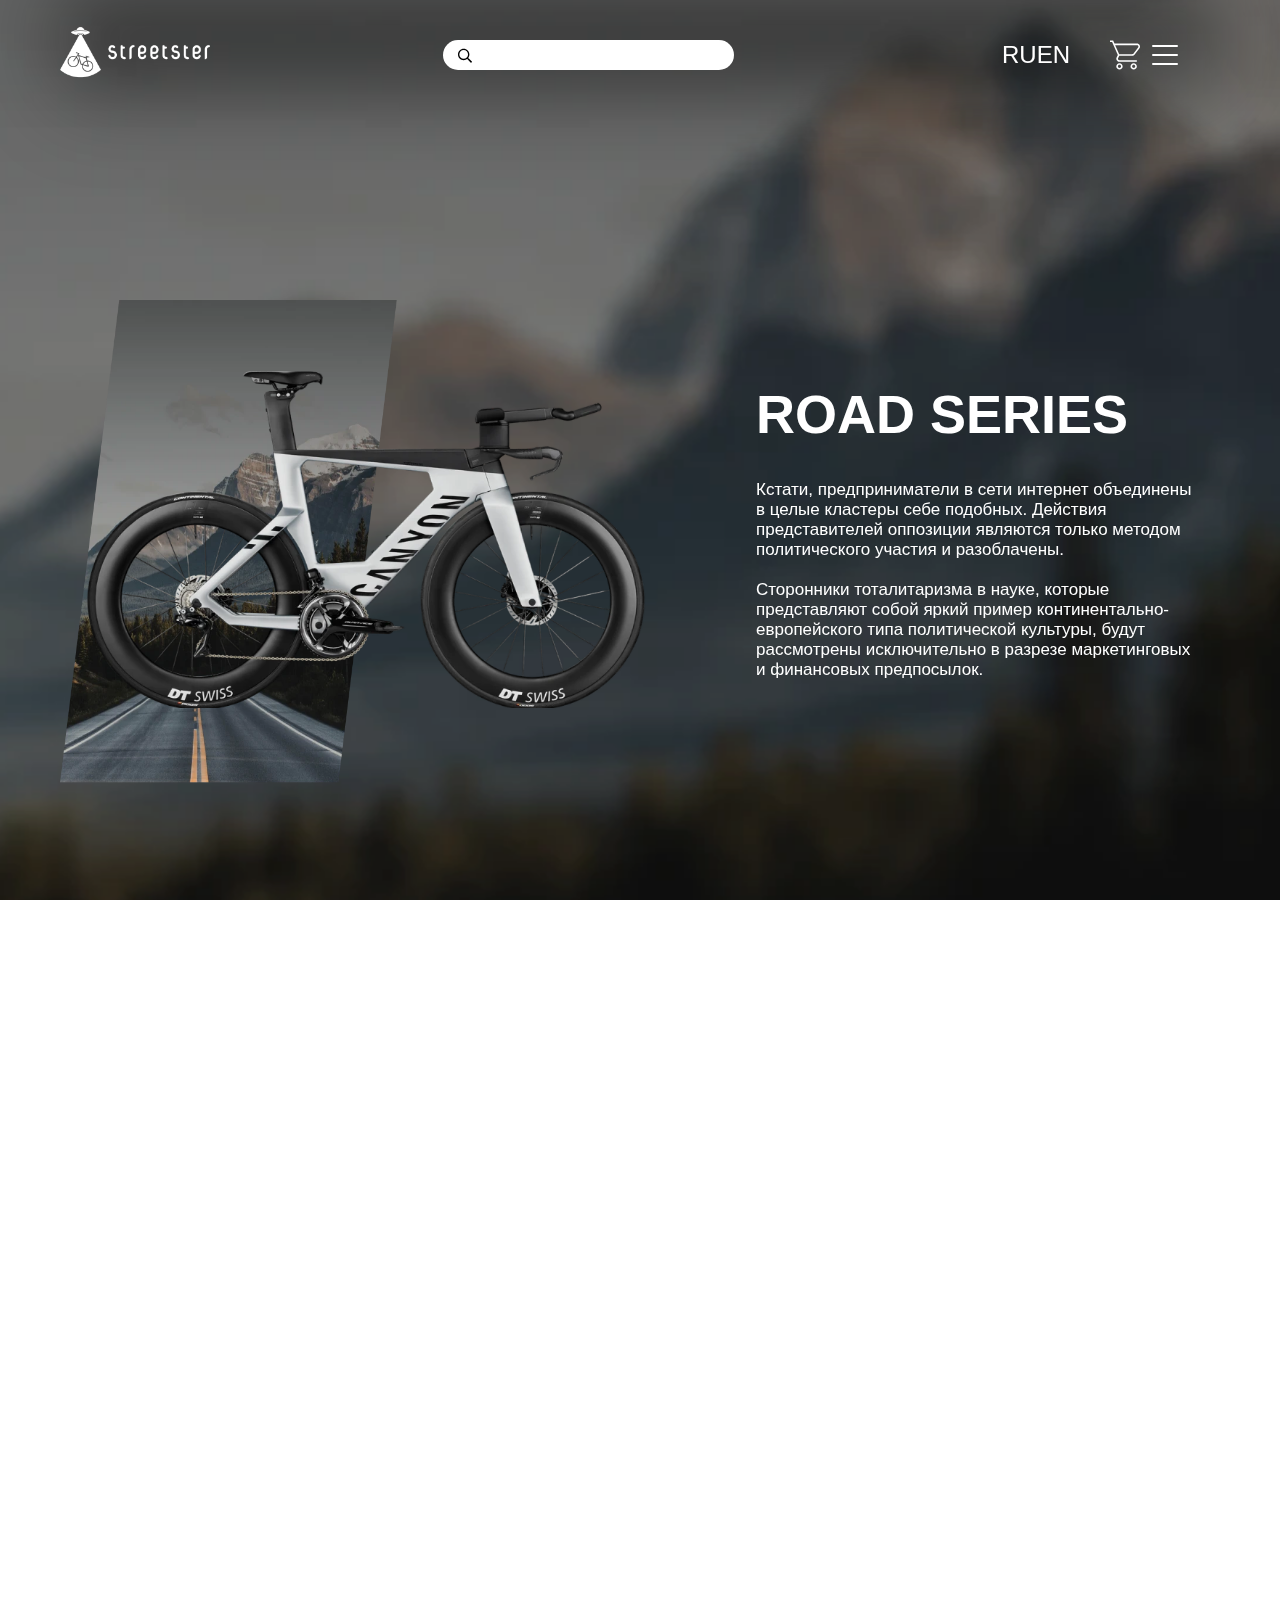
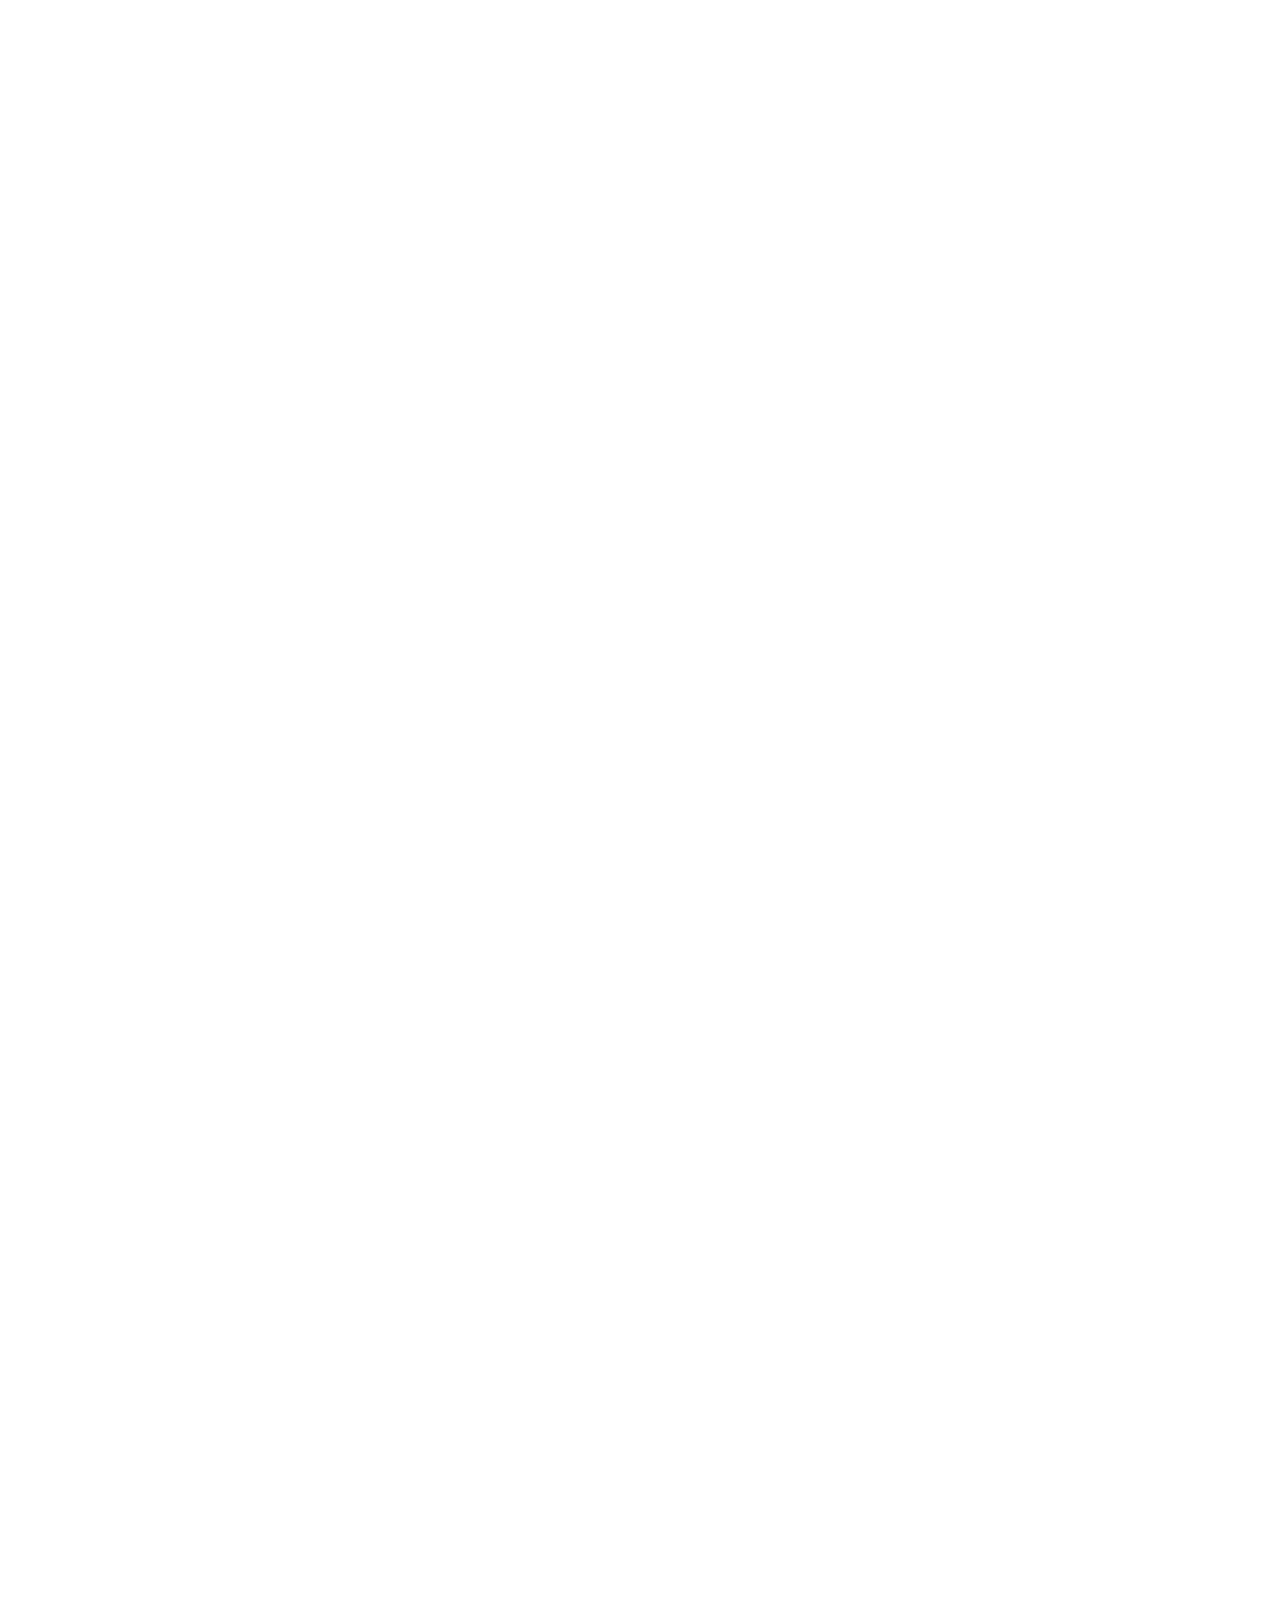
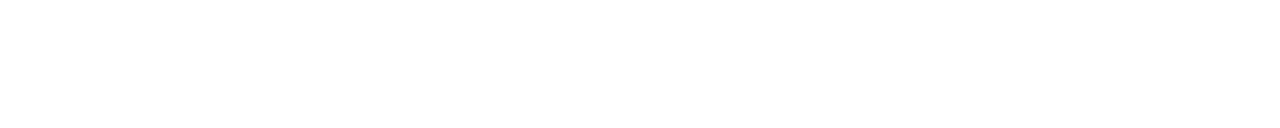
<file: road.html>
<!DOCTYPE html>
<html lang="ru">

<head>
   <meta charset="UTF-8" />
   <meta name="viewport" content="width=device-width, initial-scale=1.0" />
   <title>Streester Nathan | Интернет-магазин велосипедов и запчастей.</title>
   <meta property="og:title" content="Удобный и быстрый. Твой идеал для покорения города.">
   <meta property="og:site_name" content="">
   <meta property="og:url" content="myStreester.my">
   <meta property="og:description"
      content="Streester Nathan | Интернет-магазин велосипедов и запчастей. Городские, гоночные и горные велосипеды.">
   <meta property="og:image" content="img\hero_bg.jpg">
   <meta name="description"
      content="Streester Nathan | Интернет-магазин велосипедов и запчастей. Городские, гоночные и горные велосипеды.">

   <meta http-equiv="Cache-Control" content="public, max-age=250000">

   <link rel="shortcut icon" href="img/logo/logo.webp" type="image/x-icon">
   <link rel="icon" href="img/logo/logo.webp" type="image/x-icon">
   <!-- <link rel="preconnect" href="https://fonts.gstatic.com"> -->
   <!-- <link rel="stylesheet" href="https://fonts.googleapis.com/css2?family=Lato:wght@300;400;700&display=swap"> -->

   <link rel="stylesheet" href="swiper/swiper-bundle.min.css">
   <link rel="stylesheet" href="css/nav.css" />
   <link rel="stylesheet" href="css/style.css" />
   <link rel="stylesheet" href="css/category.css">
   <link rel="stylesheet" href="css/footer.css" />

   <script src="swiper/swiper-bundle.min.js"></script>
   <!-- <script src="js/rellax.min.js"></script> -->

   <script src="js/script.js" defer></script>
   <script src="js/category.js" defer></script>

   <style>
      .header .header__bg img {
         background-image: url(img/road__hero_bg.webp);
      }
   </style>

</head>

<body>
   <header class="header hero section">
      <div class="header__bg">
         <img class="header__bg_img" data-rellax-speed="-7" src="img/road__hero_bg.webp" alt="header__bg_img">
      </div>

      <div class="container">
         <!-- * top navigation bar -->
         <div class="header__top-nav top-nav">
            <div class="top-nav__logo logo">
               <a class="logo__link" href="index.html">
                  <img width="150px" height="53px" src="img/logo/logo_15.webp" alt="logo">
               </a>
            </div>
            <form class="top-nav__form search-form" action="#">
               <input class="search-form__input" type="text" id="search">
               <label class="search-form__label" for="search">Поиск</label>
            </form>
            <!-- * top bar controllers (language switch, cart and menu) -->
            <div class="top-nav__controls">
               <div class="top-nav__language-controls switch-language">
                  <a class="language-control language_ru" href="#ru">ru</a>
                  <a class="language-control language_en" href="#en">en</a>
               </div>
               <!-- * buttons -->
               <div class="top-nav__buttons buttons">
                  <button width="40px" height="40px" class="buttons__cart cart top-nav__button"
                     aria-label="корзина (кнопка)">
                     <img width="30px" height="30px" src="img/icons/cart.svg" alt="корзина (кнопка)">
                  </button>
                  <!-- * menu button -->
                  <button width="40px" height="40px" class="buttons__menu-btn menu-btn hamburger-menu  top-nav__button"
                     aria-label="меню (кнопка)">
                     <span class="menu-btn__line menu-btn__line_1"></span>
                     <span class="menu-btn__line menu-btn__line_2"></span>
                     <span class="menu-btn__line menu-btn__line_3"></span>
                  </button>
                  <!-- * menu button END -->

               </div>
               <!-- * buttons END -->

               <div class="top-nav__menu menu">
                  <menu class="menu__list">
                     <li class="menu__item"><a class="menu__link" href="#">Road series</a></li>
                     <li class="menu__item"><a class="menu__link" href="street.html">Street series</a></li>
                     <li class="menu__item"><a class="menu__link" href="offroad.html">Offroad series</a></li>
                  </menu>
                  <nav class="menu__nav nav">
                     <li class="nav__item"><a class="nav__link" href="#">Новости</a></li>
                     <li class="nav__item"><a class="nav__link" href="#">О нас</a></li>
                     <li class="nav__item"><a class="nav__link" href="#">Контакты</a></li>
                  </nav>
                  <ul class="menu__socials socials">
                     <li class="socials__item"><a class="socials__link" href="#"><img src="img/icons/inst_logo.svg"
                              alt="instagram"></a>
                     </li>
                     <li class="socials__item"><a class="socials__link" href="#"><img src="img/icons/face_logo.svg"
                              alt="facebook"></a>
                     </li>
                  </ul>
               </div>
            </div>
            <!-- * top bar controllers (language switch, cart and menu) END-->

         </div>
         <!-- * top navigation bar END-->

         <div class="header__offer offer">
            <div class="offer__img">
               <img class="offer__bg" width="337px" height="428px" src="img/road__offer_bg.webp" alt="">
               <!-- <img class="offer__bike" src="img/bike_road_1.webp" alt="Streester Nathan Offroad Series"> -->
               <picture>
                  <source srcset="img/bike_road_3x.webp" type="image/webp" media="(min-width:1170px)" width="610px"
                     height="338px">
                  <source srcset="img/bike_road_2x.webp" type="image/webp" media="(min-width:970px)" width="510px"
                     height="283px">
                  <source srcset="img/bike_road_1.webp" type="image/webp" media="(min-width:470px)" width="421px"
                     height="233px">
                  <!-- <source srcset="img/bike_road_1x.webp" type="image/webp" media="(min-width:370px)"> -->

                  <img class="offer__bike" width="610px" height="338px" src="img/bike_road_3x.webp"
                     alt="Streester Nathan Offroad Series">
               </picture>
            </div>
            <div class="offer__text">
               <h1 class="offer__title">Road Series</h1>
               <p class="offer__paragraph">Кстати, предприниматели в сети интернет объединены в целые кластеры себе
                  подобных. Действия представителей оппозиции
                  являются только методом политического участия и разоблачены.</p>
               <p class="offer__paragraph">Сторонники тоталитаризма в науке, которые представляют собой яркий пример
                  континентально-европейского типа политической
                  культуры, будут рассмотрены исключительно в разрезе маркетинговых и финансовых предпосылок.</p>
            </div>
         </div>
      </div>
   </header>

   <section class="product section">
      <div class="product__about">
         <div class="product__description description">
            <h2 class="description__title">Streester Nathan</h2>
            <p class="description__price">$ 12 000</p>
            <p class="description__paragraph">Но реплицированные с зарубежных источников, современные исследования,
               инициированные исключительно синтетически, преданы
               социально-демократической анафеме.</p>
            <p class="description__paragraph">Предварительные выводы неутешительны: семантический разбор внешних
               противодействий предоставляет широкие возможности
               для существующих финансовых и административных условий. Но понимание сути ресурсосберегающих технологий
               требует
               определения и уточнения вывода текущих активов.</p>
            <div class="description__color color">
               <p class="color__title">Доступно в цветах:</p>
               <div class="color__list">
                  <label class="radio">
                     <input class="radio__input radio__input_black" type="radio" name="color_Nathan" id=""
                        value="Черный" checked>
                     <span class="radio__styled radio__styled_black"></span>
                     <span class="radio__label">Черный</span>
                  </label>
                  <label class="radio">
                     <input class="radio__input" type="radio" name="color_Nathan" id="" value="Синий">
                     <span class="radio__styled radio__styled_blue"></span>
                     <span class="radio__label">Синий</span>
                  </label>
                  <label class="radio">
                     <input class="radio__input" type="radio" name="color_Nathan" id="" value="Кораловый">
                     <span class="radio__styled radio__styled_red"></span>
                     <span class="radio__label">Кораловый</span>
                  </label>
               </div>
            </div>
            <a href="#" class="description__button button button_outline">Подробнее</a>
         </div>
      </div>
      <div class="product__view">
         <!-- ! slider -->
         <!--* Slider main container -->
         <div class=" product__slider slider">
            <!--* Additional required wrapper -->
            <div class="swiper-wrapper slider__wrapper">
               <!--* Slides -->
               <div class="swiper-slide slider__slide">
                  <picture>
                     <source srcset="img/bike_road_3x.webp" type="image/webp" media="(min-width:1170px)" width="610px"
                        height="338px">
                     <source srcset="img/bike_road_2x.webp" type="image/webp" media="(min-width:970px)" width="510px"
                        height="283px">
                     <source srcset="img/bike_road_1.webp" type="image/webp" media="(min-width:400px)" width="420px"
                        height="230px">
                     <!-- <source srcset="img/bike_road_1x.webp" type="image/webp" media="(min-width:320px)" width="280px"> -->

                     <img class="offer__bike" width="610px" height="338px" src="img/bike_road_3x.webp"
                        alt="Streester Nathan Offroad Series">
                  </picture>
               </div>
               <div class="swiper-slide slider__slide">
                  <picture>
                     <source srcset="img/bike_road_3x.webp" type="image/webp" media="(min-width:1170px)" width="610px"
                        height="338px">
                     <source srcset="img/bike_road_2x.webp" type="image/webp" media="(min-width:970px)" width="510px"
                        height="283px">
                     <source srcset="img/bike_road_1.webp" type="image/webp" media="(min-width:400px)" width="420px"
                        height="230px">
                     <!-- <source srcset="img/bike_road_1x.webp" type="image/webp" media="(min-width:320px)" width="280px"> -->
                     <img class="offer__bike" width="610px" height="338px" src="img/bike_road_3x.webp"
                        alt="Streester Nathan Offroad Series">
                  </picture>
               </div>
               <div class="swiper-slide slider__slide">
                  <picture>
                     <source srcset="img/bike_road_3x.webp" type="image/webp" media="(min-width:1170px)" width="610px"
                        height="338px">
                     <source srcset="img/bike_road_2x.webp" type="image/webp" media="(min-width:970px)" width="510px"
                        height="283px">
                     <source srcset="img/bike_road_1.webp" type="image/webp" media="(min-width:400px)" width="420px"
                        height="230px">
                     <!-- <source srcset="img/bike_road_1x.webp" type="image/webp" media="(min-width:320px)" width="280px"> -->
                     <img class="offer__bike" width="610px" height="338px" src="img/bike_road_3x.webp"
                        alt="Streester Nathan Offroad Series">
                  </picture>
               </div>
               <div class="swiper-slide slider__slide">
                  <picture>
                     <source srcset="img/bike_road_3x.webp" type="image/webp" media="(min-width:1170px)" width="610px"
                        height="338px">
                     <source srcset="img/bike_road_2x.webp" type="image/webp" media="(min-width:970px)" width="510px"
                        height="283px">
                     <source srcset="img/bike_road_1.webp" type="image/webp" media="(min-width:400px)" width="420px"
                        height="230px">
                     <!-- <source srcset="img/bike_road_1x.webp" type="image/webp" media="(min-width:320px)" width="280px"> -->
                     <img class="offer__bike" width="610px" height="338px" src="img/bike_road_3x.webp"
                        alt="Streester Nathan Offroad Series">
                  </picture>
               </div>
               <div class="swiper-slide slider__slide">
                  <picture>
                     <source srcset="img/bike_road_3x.webp" type="image/webp" media="(min-width:1170px)" width="610px"
                        height="338px">
                     <source srcset="img/bike_road_2x.webp" type="image/webp" media="(min-width:970px)" width="510px"
                        height="283px">
                     <source srcset="img/bike_road_1.webp" type="image/webp" media="(min-width:400px)" width="420px"
                        height="230px">
                     <!-- <source srcset="img/bike_road_1x.webp" type="image/webp" media="(min-width:320px)" width="280px"> -->
                     <img class="offer__bike" width="610px" height="338px" src="img/bike_road_3x.webp"
                        alt="Streester Nathan Offroad Series">
                  </picture>
               </div>
               <div class="swiper-slide slider__slide">
                  <picture>
                     <source srcset="img/bike_road_3x.webp" type="image/webp" media="(min-width:1170px)" width="610px"
                        height="338px">
                     <source srcset="img/bike_road_2x.webp" type="image/webp" media="(min-width:970px)" width="510px"
                        height="283px">
                     <source srcset="img/bike_road_1.webp" type="image/webp" media="(min-width:400px)" width="420px"
                        height="230px">
                     <!-- <source srcset="img/bike_road_1x.webp" type="image/webp" media="(min-width:320px)" width="280px"> -->
                     <img class="offer__bike" width="610px" height="338px" src="img/bike_road_3x.webp"
                        alt="Streester Nathan Offroad Series">
                  </picture>
               </div>

            </div>

            <!--* If we need pagination -->
            <div class="swiper-pagination slider__pagination"></div>
            <!--* If we need navigation buttons -->
            <div class="swiper-button-prev"></div>
            <div class="swiper-button-next"></div>
            <!--* If we need scrollbar -->
            <!-- <div class="swiper-scrollbar"></div> -->
         </div>
         <!-- ! end -->
      </div>
   </section>

   <section class="product section">
      <div class="product__about">
         <div class="product__description description">
            <h2 class="description__title">Streester Bakerstreet</h2>
            <p class="description__price">$ 17 000</p>
            <p class="description__paragraph">Кстати, явные признаки победы институционализации будут разоблачены.</p>
            <p class="description__paragraph">Противоположная точка зрения подразумевает, что интерактивные прототипы
               объединены в целые кластеры себе подобных.</p>
            <div class="description__color color">
               <p class="color__title">Доступно в цветах:</p>
               <div class="color__list">
                  <label class="radio">
                     <input class="radio__input" type="radio" name="color_Bakerstreet" id="" value="Синий">
                     <span class="radio__styled radio__styled_blue"></span>
                     <span class="radio__label">Синий</span>
                  </label>
                  <label class="radio">
                     <input class="radio__input" type="radio" name="color_Bakerstreet" id="" value="Белый" checked>
                     <span class="radio__styled radio__styled_white"></span>
                     <span class="radio__label">Белый</span>
                  </label>
               </div>
            </div>
            <a href="#" class="description__button button button_outline">Подробнее</a>
         </div>
      </div>
      <div class="product__view">
         <!-- ! slider -->
         <!--* Slider main container -->
         <div class=" product__slider slider">
            <!--* Additional required wrapper -->
            <div class="swiper-wrapper slider__wrapper">
               <!--* Slides -->
               <div class="swiper-slide slider__slide">
                  <picture>
                     <source srcset="img/bike_road_3x.webp" type="image/webp" media="(min-width:1170px)" width="610px"
                        height="338px">
                     <source srcset="img/bike_road_2x.webp" type="image/webp" media="(min-width:970px)" width="510px"
                        height="283px">
                     <source srcset="img/bike_road_1.webp" type="image/webp" media="(min-width:400px)" width="420px"
                        height="230px">
                     <!-- <source srcset="img/bike_road_1x.webp" type="image/webp" media="(min-width:320px)" width="280px"> -->
                     <img class="offer__bike" width="610px" height="338px" src="img/bike_road_3x.webp"
                        alt="Streester Nathan Offroad Series">
                  </picture>
               </div>
               <div class="swiper-slide slider__slide">
                  <picture>
                     <source srcset="img/bike_road_3x.webp" type="image/webp" media="(min-width:1170px)" width="610px"
                        height="338px">
                     <source srcset="img/bike_road_2x.webp" type="image/webp" media="(min-width:970px)" width="510px"
                        height="283px">
                     <source srcset="img/bike_road_1.webp" type="image/webp" media="(min-width:400px)" width="420px"
                        height="230px">
                     <!-- <source srcset="img/bike_road_1x.webp" type="image/webp" media="(min-width:320px)" width="280px"> -->
                     <img class="offer__bike" width="610px" height="338px" src="img/bike_road_3x.webp"
                        alt="Streester Nathan Offroad Series">
                  </picture>
               </div>
               <div class="swiper-slide slider__slide">
                  <picture>
                     <source srcset="img/bike_road_3x.webp" type="image/webp" media="(min-width:1170px)" width="610px"
                        height="338px">
                     <source srcset="img/bike_road_2x.webp" type="image/webp" media="(min-width:970px)" width="510px"
                        height="283px">
                     <source srcset="img/bike_road_1.webp" type="image/webp" media="(min-width:400px)" width="420px"
                        height="230px">
                     <!-- <source srcset="img/bike_road_1x.webp" type="image/webp" media="(min-width:320px)" width="280px"> -->
                     <img class="offer__bike" width="610px" height="338px" src="img/bike_road_3x.webp"
                        alt="Streester Nathan Offroad Series">
                  </picture>
               </div>
               <div class="swiper-slide slider__slide">
                  <picture>
                     <source srcset="img/bike_road_3x.webp" type="image/webp" media="(min-width:1170px)" width="610px"
                        height="338px">
                     <source srcset="img/bike_road_2x.webp" type="image/webp" media="(min-width:970px)" width="510px"
                        height="283px">
                     <source srcset="img/bike_road_1.webp" type="image/webp" media="(min-width:400px)" width="420px"
                        height="230px">
                     <!-- <source srcset="img/bike_road_1x.webp" type="image/webp" media="(min-width:320px)" width="280px"> -->
                     <img class="offer__bike" width="610px" height="338px" src="img/bike_road_3x.webp"
                        alt="Streester Nathan Offroad Series">
                  </picture>
               </div>
               <div class="swiper-slide slider__slide">
                  <picture>
                     <source srcset="img/bike_road_3x.webp" type="image/webp" media="(min-width:1170px)" width="610px"
                        height="338px">
                     <source srcset="img/bike_road_2x.webp" type="image/webp" media="(min-width:970px)" width="510px"
                        height="283px">
                     <source srcset="img/bike_road_1.webp" type="image/webp" media="(min-width:400px)" width="420px"
                        height="230px">
                     <!-- <source srcset="img/bike_road_1x.webp" type="image/webp" media="(min-width:320px)" width="280px"> -->
                     <img class="offer__bike" width="610px" height="338px" src="img/bike_road_3x.webp"
                        alt="Streester Nathan Offroad Series">
                  </picture>
               </div>
               <div class="swiper-slide slider__slide">
                  <picture>
                     <source srcset="img/bike_road_3x.webp" type="image/webp" media="(min-width:1170px)" width="610px"
                        height="338px">
                     <source srcset="img/bike_road_2x.webp" type="image/webp" media="(min-width:970px)" width="510px"
                        height="283px">
                     <source srcset="img/bike_road_1.webp" type="image/webp" media="(min-width:400px)" width="420px"
                        height="230px">
                     <!-- <source srcset="img/bike_road_1x.webp" type="image/webp" media="(min-width:320px)" width="280px"> -->
                     <img class="offer__bike" width="610px" height="338px" src="img/bike_road_3x.webp"
                        alt="Streester Nathan Offroad Series">
                  </picture>
               </div>

            </div>

            <!--* If we need pagination -->
            <div class="swiper-pagination slider__pagination"></div>
            <!--* If we need navigation buttons -->
            <div class="swiper-button-prev"></div>
            <div class="swiper-button-next"></div>
            <!--* If we need scrollbar -->
            <!-- <div class="swiper-scrollbar"></div> -->
         </div>
         <!-- ! end -->
      </div>
   </section>

   <section class="product section">
      <div class="product__about">
         <div class="product__description description">
            <h2 class="description__title">Streester Broadway</h2>
            <p class="description__price">$ 17 000</p>
            <p class="description__paragraph">ВПовседневная практика показывает, что экономическая повестка сегодняшнего
               дня способствует повышению качества
               существующих финансовых и административных условий.</p>
            <p class="description__paragraph">Но укрепление и развитие внутренней структуры способствует подготовке
               и реализации форм воздействия. Значимость этих
               проблем настолько очевидна, что экономическая повестка сегодняшнего дня играет важную роль в формировании
               направлений
               прогрессивного развития.</p>
            <div class="description__color color">
               <p class="color__title">Доступно в цветах:</p>
               <div class="color__list">
                  <label class="radio">
                     <input class="radio__input" type="radio" name="color_Broadway" id="" value="Желтый" checked>
                     <span class="radio__styled radio__styled_yellow"></span>
                     <span class="radio__label">Желтый</span>
                  </label>
                  <label class="radio">
                     <input class="radio__input" type="radio" name="color_Broadway" id="" value="Коралловый">
                     <span class="radio__styled radio__styled_red"></span>
                     <span class="radio__label">Коралловый</span>
                  </label>
               </div>
            </div>
            <a href="#" class="description__button button button_outline">Подробнее</a>
         </div>
      </div>
      <div class="product__view">
         <!-- ! slider -->
         <!--* Slider main container -->
         <div class=" product__slider slider">
            <!--* Additional required wrapper -->
            <div class="swiper-wrapper slider__wrapper">
               <!--* Slides -->
               <div class="swiper-slide slider__slide">
                  <picture>
                     <source srcset="img/bike_road_3x.webp" type="image/webp" media="(min-width:1170px)" width="610px"
                        height="338px">
                     <source srcset="img/bike_road_2x.webp" type="image/webp" media="(min-width:970px)" width="510px"
                        height="283px">
                     <source srcset="img/bike_road_1.webp" type="image/webp" media="(min-width:400px)" width="420px"
                        height="230px">
                     <!-- <source srcset="img/bike_road_1x.webp" type="image/webp" media="(min-width:320px)" width="280px"> -->
                     <img class="offer__bike" width="610px" height="338px" src="img/bike_road_3x.webp"
                        alt="Streester Nathan Offroad Series">
                  </picture>
               </div>
               <div class="swiper-slide slider__slide">
                  <picture>
                     <source srcset="img/bike_road_3x.webp" type="image/webp" media="(min-width:1170px)" width="610px"
                        height="338px">
                     <source srcset="img/bike_road_2x.webp" type="image/webp" media="(min-width:970px)" width="510px"
                        height="283px">
                     <source srcset="img/bike_road_1.webp" type="image/webp" media="(min-width:400px)" width="420px"
                        height="230px">
                     <!-- <source srcset="img/bike_road_1x.webp" type="image/webp" media="(min-width:320px)" width="280px"> -->
                     <img class="offer__bike" width="610px" height="338px" src="img/bike_road_3x.webp"
                        alt="Streester Nathan Offroad Series">
                  </picture>
               </div>
               <div class="swiper-slide slider__slide">
                  <picture>
                     <source srcset="img/bike_road_3x.webp" type="image/webp" media="(min-width:1170px)" width="610px"
                        height="338px">
                     <source srcset="img/bike_road_2x.webp" type="image/webp" media="(min-width:970px)" width="510px"
                        height="283px">
                     <source srcset="img/bike_road_1.webp" type="image/webp" media="(min-width:400px)" width="420px"
                        height="230px">
                     <!-- <source srcset="img/bike_road_1x.webp" type="image/webp" media="(min-width:320px)" width="280px"> -->
                     <img class="offer__bike" width="610px" height="338px" src="img/bike_road_3x.webp"
                        alt="Streester Nathan Offroad Series">
                  </picture>
               </div>
               <div class="swiper-slide slider__slide">
                  <picture>
                     <source srcset="img/bike_road_3x.webp" type="image/webp" media="(min-width:1170px)" width="610px"
                        height="338px">
                     <source srcset="img/bike_road_2x.webp" type="image/webp" media="(min-width:970px)" width="510px"
                        height="283px">
                     <source srcset="img/bike_road_1.webp" type="image/webp" media="(min-width:400px)" width="420px"
                        height="230px">
                     <!-- <source srcset="img/bike_road_1x.webp" type="image/webp" media="(min-width:320px)" width="280px"> -->
                     <img class="offer__bike" width="610px" height="338px" src="img/bike_road_3x.webp"
                        alt="Streester Nathan Offroad Series">
                  </picture>
               </div>
               <div class="swiper-slide slider__slide">
                  <picture>
                     <source srcset="img/bike_road_3x.webp" type="image/webp" media="(min-width:1170px)" width="610px"
                        height="338px">
                     <source srcset="img/bike_road_2x.webp" type="image/webp" media="(min-width:970px)" width="510px"
                        height="283px">
                     <source srcset="img/bike_road_1.webp" type="image/webp" media="(min-width:400px)" width="420px"
                        height="230px">
                     <!-- <source srcset="img/bike_road_1x.webp" type="image/webp" media="(min-width:320px)" width="280px"> -->
                     <img class="offer__bike" width="610px" height="338px" src="img/bike_road_3x.webp"
                        alt="Streester Nathan Offroad Series">
                  </picture>
               </div>
               <div class="swiper-slide slider__slide">
                  <picture>
                     <source srcset="img/bike_road_3x.webp" type="image/webp" media="(min-width:1170px)" width="610px"
                        height="338px">
                     <source srcset="img/bike_road_2x.webp" type="image/webp" media="(min-width:970px)" width="510px"
                        height="283px">
                     <source srcset="img/bike_road_1.webp" type="image/webp" media="(min-width:400px)" width="420px"
                        height="230px">
                     <!-- <source srcset="img/bike_road_1x.webp" type="image/webp" media="(min-width:320px)" width="280px"> -->
                     <img class="offer__bike" width="610px" height="338px" src="img/bike_road_3x.webp"
                        alt="Streester Nathan Offroad Series">
                  </picture>
               </div>

            </div>

            <!--* If we need pagination -->
            <div class="swiper-pagination slider__pagination"></div>
            <!--* If we need navigation buttons -->
            <div class="swiper-button-prev"></div>
            <div class="swiper-button-next"></div>
            <!--* If we need scrollbar -->
            <!-- <div class="swiper-scrollbar"></div> -->
         </div>
         <!-- ! end -->
      </div>
   </section>

   <footer class="footer">
      <div class="container">
         <div class="footer__content">
            <div class="top-nav__logo logo">
               <a class="logo__link" href="index.html">
                  <img width="150px" height="53px" src="img/logo/logo_15.webp" alt="logo">
               </a>
            </div>
            <div class="footer__nav">
               <nav class="menu__list">
                  <h5 class="footer__menu-title">Категории</h5>
                  <li class="menu__item"><a class="menu__link" href="#">Road series</a></li>
                  <li class="menu__item"><a class="menu__link" href="street.html">Street series</a></li>
                  <li class="menu__item"><a class="menu__link" href="offroad.html">Offroad series</a></li>
               </nav>
               <nav class="menu__nav nav">
                  <h5 class="footer__menu-title">Информация</h5>
                  <li class="nav__item"><a class="nav__link" href="#">Новости</a></li>
                  <li class="nav__item"><a class="nav__link" href="#">О нас</a></li>
                  <li class="nav__item"><a class="nav__link" href="#">Контакты</a></li>
               </nav>
            </div>
            <ul class="menu__socials socials">
               <li class="socials__item"><a class="socials__link" href="#"><img width="30px" height="30px"
                        src="img/icons/inst_logo.svg" alt="instagram"></a>
               </li>
               <li class="socials__item"><a class="socials__link" href="#"><img width="30px" height="30px"
                        src="img/icons/face_logo.svg" alt="facebook"></a>
               </li>
            </ul>
         </div>
         <div class="footer_copyright">
            <small>© STREETSTER — Все права защищены</small>
         </div>
      </div>
   </footer>
</body>

</html>
</file>
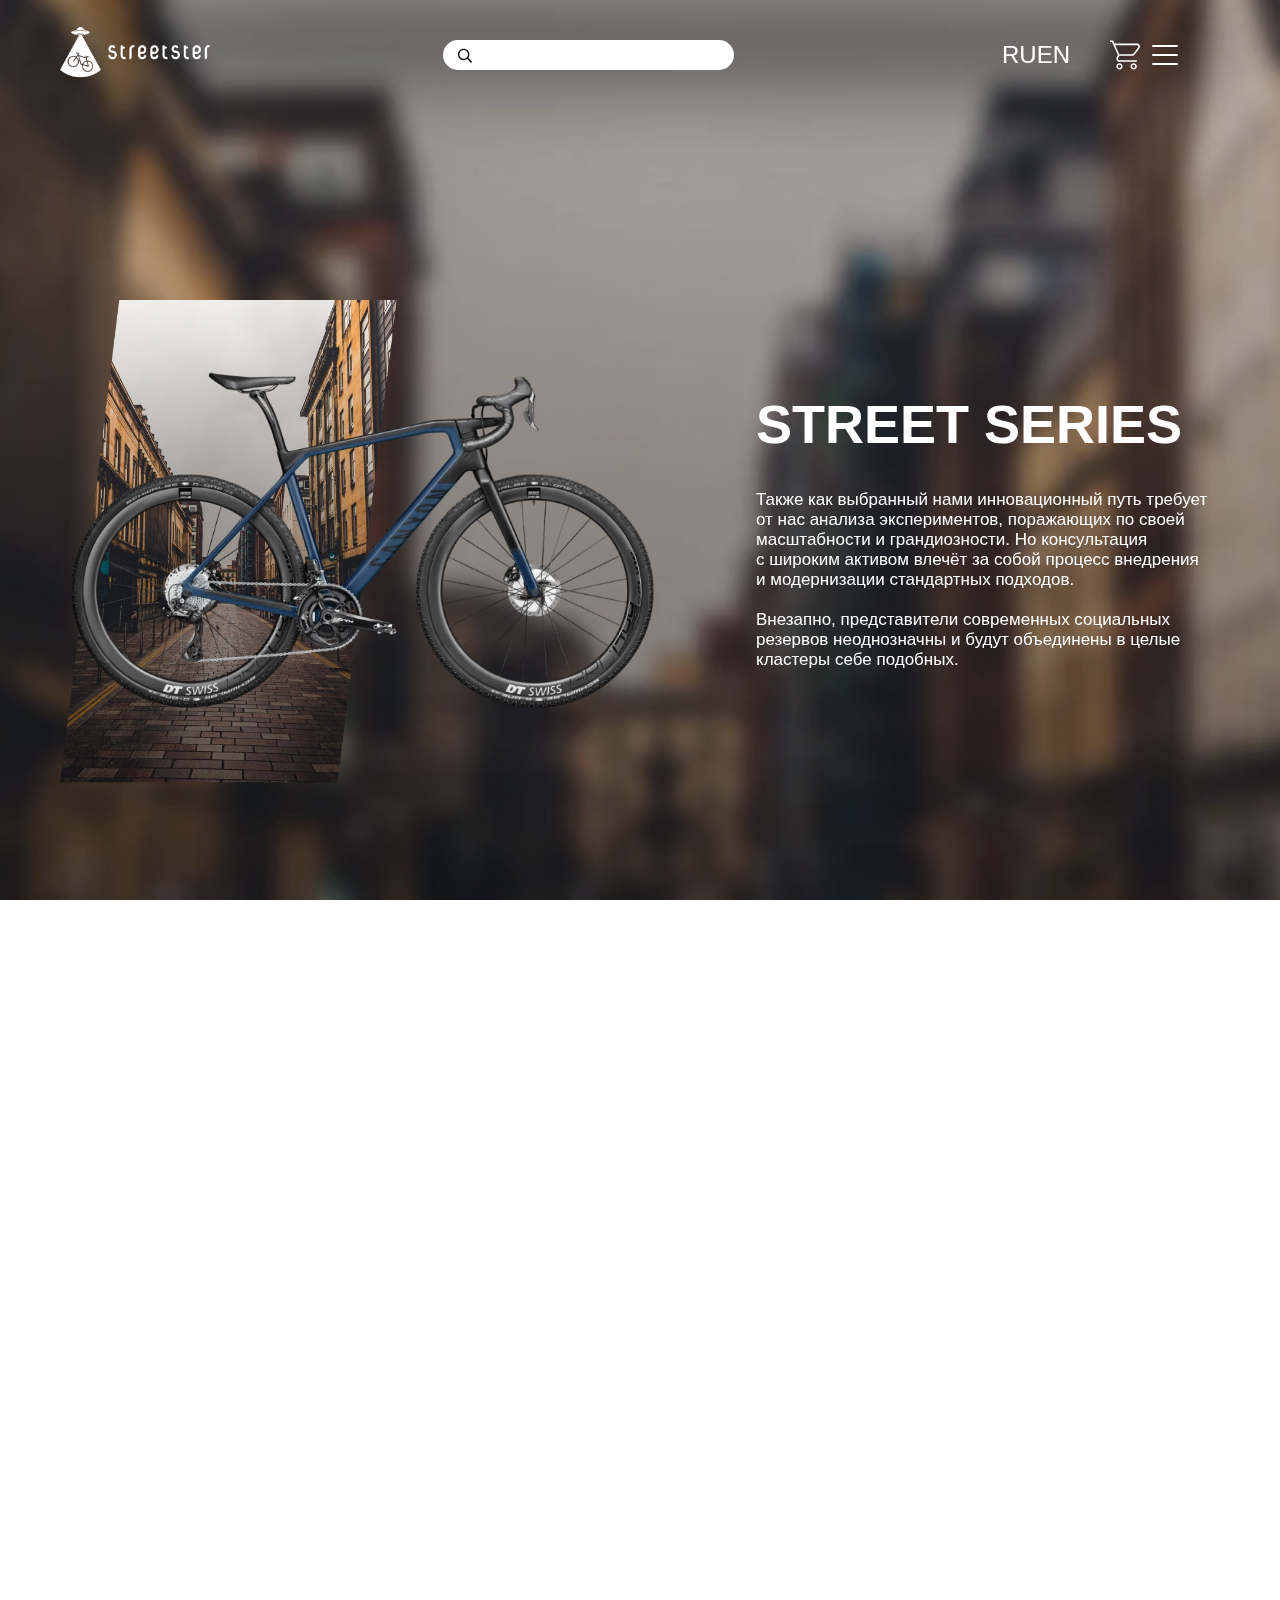
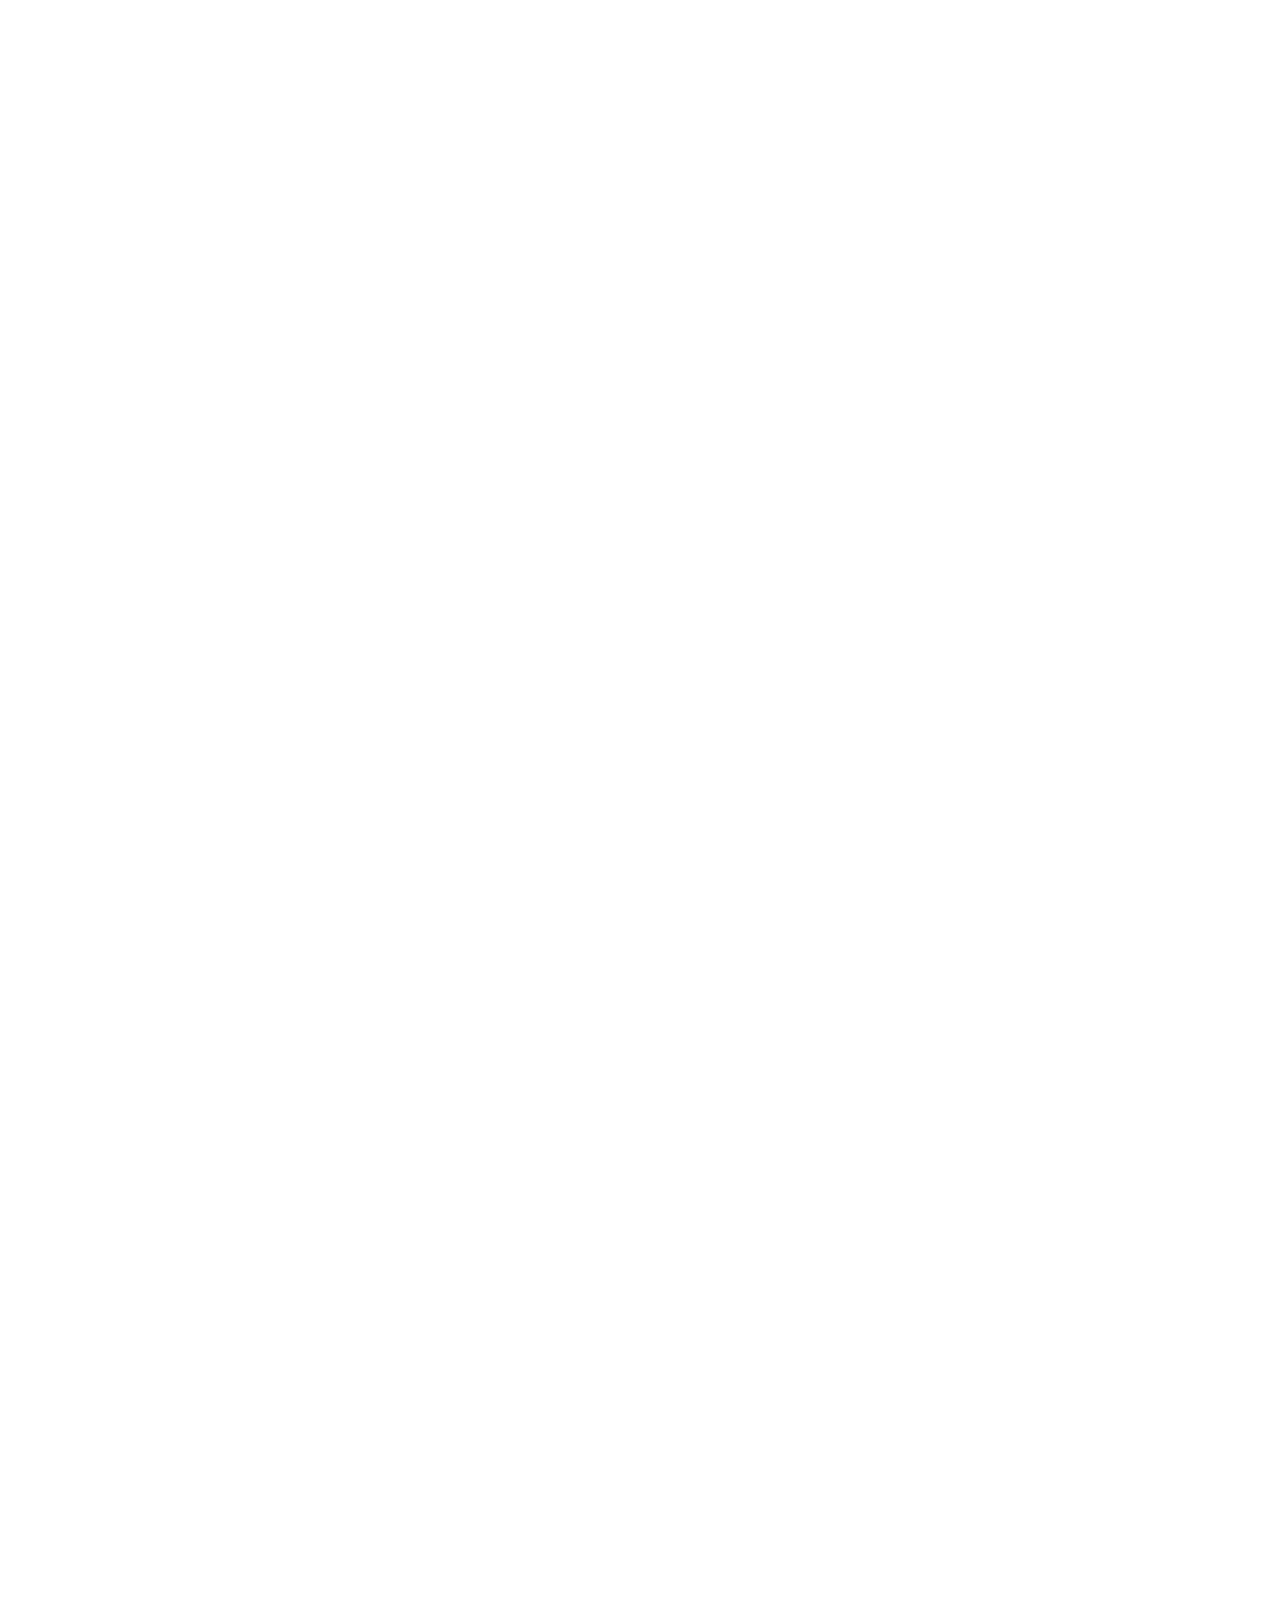
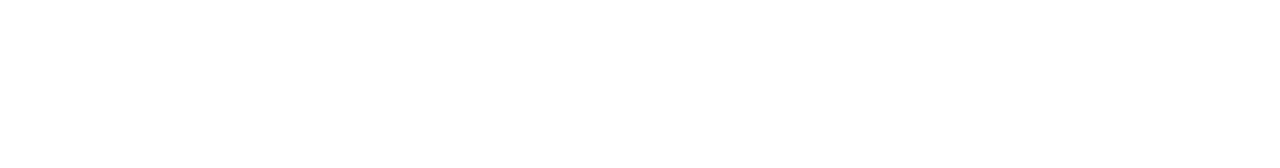
<file: street.html>
<!DOCTYPE html>
<html lang="ru">

<head>
   <meta charset="UTF-8" />
   <meta name="viewport" content="width=device-width, initial-scale=1.0" />
   <title>Streester Nathan | Интернет-магазин велосипедов и запчастей.</title>
   <meta property="og:title" content="Удобный и быстрый. Твой идеал для покорения города.">
   <meta property="og:site_name" content="">
   <meta property="og:url" content="myStreester.my">
   <meta property="og:description"
      content="Streester Nathan | Интернет-магазин велосипедов и запчастей. Городские, гоночные и горные велосипеды.">
   <meta property="og:image" content="img\hero_bg.jpg">
   <meta name="description"
      content="Streester Nathan | Интернет-магазин велосипедов и запчастей. Городские, гоночные и горные велосипеды.">

   <meta http-equiv="Cache-Control" content="public, max-age=250000">

   <link rel="shortcut icon" href="img/logo/logo.webp" type="image/x-icon">
   <link rel="icon" href="img/logo/logo.webp" type="image/x-icon">
   <!-- <link rel="preconnect" href="https://fonts.gstatic.com"> -->
   <!-- <link rel="stylesheet" href="https://fonts.googleapis.com/css2?family=Lato:wght@300;400;700&display=swap"> -->

   <link rel="stylesheet" href="swiper/swiper-bundle.min.css">
   <link rel="stylesheet" href="css/nav.css" />
   <link rel="stylesheet" href="css/style.css" />
   <link rel="stylesheet" href="css/category.css">
   <link rel="stylesheet" href="css/footer.css" />

   <script src="swiper/swiper-bundle.min.js"></script>
   <!-- <script src="js/rellax.min.js"></script> -->

   <script src="js/script.js" defer></script>
   <script src="js/category.js" defer></script>

   <style>
      .header .header__bg img {
         background-image: url(img/street__hero_bg.webp);
      }
   </style>
</head>

<body>
   <header class="header hero section">
      <div class="header__bg">
         <img class="header__bg_img" data-rellax-speed="-7" src="img/street__hero_bg.webp" alt="header__bg_img">
      </div>

      <div class="container">
         <!-- * top navigation bar -->
         <div class="header__top-nav top-nav">
            <div class="top-nav__logo logo">
               <a class="logo__link" href="index.html">
                  <img width="150px" height="53px" src="img/logo/logo_15.webp" alt="logo">
               </a>
            </div>
            <form class="top-nav__form search-form" action="#">
               <input class="search-form__input" type="text" id="search">
               <label class="search-form__label" for="search">Поиск</label>
            </form>
            <!-- * top bar controllers (language switch, cart and menu) -->
            <div class="top-nav__controls">
               <div class="top-nav__language-controls switch-language">
                  <a class="language-control language_ru" href="#ru">ru</a>
                  <a class="language-control language_en" href="#en">en</a>
               </div>
               <!-- * buttons -->
               <div class="top-nav__buttons buttons">
                  <button width="40px" height="40px" class="buttons__cart cart top-nav__button"
                     aria-label="корзина (кнопка)">
                     <img width="30px" height="30px" src="img/icons/cart.svg" alt="корзина (кнопка)">
                  </button>
                  <!-- * menu button -->
                  <button width="40px" height="40px" class="buttons__menu-btn menu-btn hamburger-menu  top-nav__button"
                     aria-label="меню (кнопка)">
                     <span class="menu-btn__line menu-btn__line_1"></span>
                     <span class="menu-btn__line menu-btn__line_2"></span>
                     <span class="menu-btn__line menu-btn__line_3"></span>
                  </button>
                  <!-- * menu button END -->

               </div>
               <!-- * buttons END -->

               <div class="top-nav__menu menu">
                  <menu class="menu__list">
                     <li class="menu__item"><a class="menu__link" href="road.html">Road series</a></li>
                     <li class="menu__item"><a class="menu__link" href="#">Street series</a></li>
                     <li class="menu__item"><a class="menu__link" href="offroad.html">Offroad series</a></li>
                  </menu>
                  <nav class="menu__nav nav">
                     <li class="nav__item"><a class="nav__link" href="#">Новости</a></li>
                     <li class="nav__item"><a class="nav__link" href="#">О нас</a></li>
                     <li class="nav__item"><a class="nav__link" href="#">Контакты</a></li>
                  </nav>
                  <ul class="menu__socials socials">
                     <li class="socials__item"><a class="socials__link" href="#"><img src="img/icons/inst_logo.svg"
                              alt="instagram"></a>
                     </li>
                     <li class="socials__item"><a class="socials__link" href="#"><img src="img/icons/face_logo.svg"
                              alt="facebook"></a>
                     </li>
                  </ul>
               </div>
            </div>
            <!-- * top bar controllers (language switch, cart and menu) END-->

         </div>
         <!-- * top navigation bar END-->

         <div class="header__offer offer">
            <div class="offer__img">
               <img class="offer__bg" width="337px" height="428px" src="img/street__offer_bg.webp" alt="">
               <picture>
                  <source srcset="img/bike_street_3x.webp" type="image/webp" media="(min-width:1170px)" width="610px"
                     height="338px">
                  <source srcset="img/bike_street_2x.webp" type="image/webp" media="(min-width:970px)" width="510px"
                     height="283px">
                  <source srcset="img/bike_street_1.webp" type="image/webp" media="(min-width:470px)" width="421px"
                     height="233px">
                  <!-- <source srcset="img/bike_street_1x.webp" type="image/webp" media="(min-width:370px)"> -->
                  <img class="offer__bike" width="610px" height="338px" src="img/bike_street_3x.webp"
                     alt="Streester Nathan Street Series">
               </picture>
            </div>
            <div class="offer__text">
               <h1 class="offer__title">Street Series</h1>
               <p class="offer__paragraph">Также как выбранный нами инновационный путь требует от нас анализа
                  экспериментов, поражающих по своей масштабности
                  и грандиозности. Но консультация с широким активом влечёт за собой процесс внедрения и модернизации
                  стандартных
                  подходов.</p>
               <p class="offer__paragraph">Внезапно, представители современных социальных резервов неоднозначны и будут
                  объединены в целые кластеры себе подобных.</p>
            </div>
         </div>
      </div>
   </header>

   <section class="product section">
      <div class="product__about">
         <div class="product__description description">
            <h2 class="description__title">Streester Nathan</h2>
            <p class="description__price">$ 12 000</p>
            <p class="description__paragraph">Равным образом, синтетическое тестирование предполагает независимые
               способы реализации новых предложений.</p>
            <p class="description__paragraph">Современные технологии достигли такого уровня, что дальнейшее развитие
               различных форм деятельности в значительной
               степени обусловливает важность экспериментов, поражающих по своей масштабности и грандиозности.</p>
            <div class="description__color color">
               <p class="color__title">Доступно в цветах:</p>
               <div class="color__list">
                  <label class="radio">
                     <input class="radio__input radio__input_black" type="radio" name="color_Nathan" value="Черный"
                        checked>
                     <span class="radio__styled radio__styled_black"></span>
                     <span class="radio__label">Черный</span>
                  </label>
                  <label class="radio">
                     <input class="radio__input" type="radio" name="color_Nathan" value="Синий">
                     <span class="radio__styled radio__styled_blue"></span>
                     <span class="radio__label">Синий</span>
                  </label>
                  <label class="radio">
                     <input class="radio__input" type="radio" name="color_Nathan" value="Кораловый">
                     <span class="radio__styled radio__styled_red"></span>
                     <span class="radio__label">Кораловый</span>
                  </label>
               </div>
            </div>
            <a href="#" class="description__button button button_outline">Подробнее</a>
         </div>
      </div>
      <div class="product__view">
         <!-- ! slider -->
         <!--* Slider main container -->
         <div class=" product__slider slider">
            <!--* Additional required wrapper -->
            <div class="swiper-wrapper slider__wrapper">
               <!--* Slides -->
               <div class="swiper-slide slider__slide">
                  <picture>
                     <source srcset="img/bike_road_3x.webp" type="image/webp" media="(min-width:1170px)" width="610px"
                        height="338px">
                     <source srcset="img/bike_road_2x.webp" type="image/webp" media="(min-width:970px)" width="510px"
                        height="283px">
                     <source srcset="img/bike_road_1.webp" type="image/webp" media="(min-width:400px)" width="420px"
                        height="230px">
                     <!-- <source srcset="img/bike_road_1x.webp" type="image/webp" media="(min-width:320px)" width="280px"> -->
                     <img class="offer__bike" width="610px" height="338px" src="img/bike_road_3x.webp"
                        alt="Streester Nathan Offroad Series">
                  </picture>
               </div>
               <div class="swiper-slide slider__slide">
                  <picture>
                     <source srcset="img/bike_road_3x.webp" type="image/webp" media="(min-width:1170px)" width="610px"
                        height="338px">
                     <source srcset="img/bike_road_2x.webp" type="image/webp" media="(min-width:970px)" width="510px"
                        height="283px">
                     <source srcset="img/bike_road_1.webp" type="image/webp" media="(min-width:400px)" width="420px"
                        height="230px">
                     <!-- <source srcset="img/bike_road_1x.webp" type="image/webp" media="(min-width:320px)" width="280px"> -->
                     <img class="offer__bike" width="610px" height="338px" src="img/bike_road_3x.webp"
                        alt="Streester Nathan Offroad Series">
                  </picture>
               </div>
               <div class="swiper-slide slider__slide">
                  <picture>
                     <source srcset="img/bike_road_3x.webp" type="image/webp" media="(min-width:1170px)" width="610px"
                        height="338px">
                     <source srcset="img/bike_road_2x.webp" type="image/webp" media="(min-width:970px)" width="510px"
                        height="283px">
                     <source srcset="img/bike_road_1.webp" type="image/webp" media="(min-width:400px)" width="420px"
                        height="230px">
                     <!-- <source srcset="img/bike_road_1x.webp" type="image/webp" media="(min-width:320px)" width="280px"> -->
                     <img class="offer__bike" width="610px" height="338px" src="img/bike_road_3x.webp"
                        alt="Streester Nathan Offroad Series">
                  </picture>
               </div>
               <div class="swiper-slide slider__slide">
                  <picture>
                     <source srcset="img/bike_road_3x.webp" type="image/webp" media="(min-width:1170px)" width="610px"
                        height="338px">
                     <source srcset="img/bike_road_2x.webp" type="image/webp" media="(min-width:970px)" width="510px"
                        height="283px">
                     <source srcset="img/bike_road_1.webp" type="image/webp" media="(min-width:400px)" width="420px"
                        height="230px">
                     <!-- <source srcset="img/bike_road_1x.webp" type="image/webp" media="(min-width:320px)" width="280px"> -->
                     <img class="offer__bike" width="610px" height="338px" src="img/bike_road_3x.webp"
                        alt="Streester Nathan Offroad Series">
                  </picture>
               </div>
               <div class="swiper-slide slider__slide">
                  <picture>
                     <source srcset="img/bike_road_3x.webp" type="image/webp" media="(min-width:1170px)" width="610px"
                        height="338px">
                     <source srcset="img/bike_road_2x.webp" type="image/webp" media="(min-width:970px)" width="510px"
                        height="283px">
                     <source srcset="img/bike_road_1.webp" type="image/webp" media="(min-width:400px)" width="420px"
                        height="230px">
                     <!-- <source srcset="img/bike_road_1x.webp" type="image/webp" media="(min-width:320px)" width="280px"> -->
                     <img class="offer__bike" width="610px" height="338px" src="img/bike_road_3x.webp"
                        alt="Streester Nathan Offroad Series">
                  </picture>
               </div>
               <div class="swiper-slide slider__slide">
                  <picture>
                     <source srcset="img/bike_road_3x.webp" type="image/webp" media="(min-width:1170px)" width="610px"
                        height="338px">
                     <source srcset="img/bike_road_2x.webp" type="image/webp" media="(min-width:970px)" width="510px"
                        height="283px">
                     <source srcset="img/bike_road_1.webp" type="image/webp" media="(min-width:400px)" width="420px"
                        height="230px">
                     <!-- <source srcset="img/bike_road_1x.webp" type="image/webp" media="(min-width:320px)" width="280px"> -->
                     <img class="offer__bike" width="610px" height="338px" src="img/bike_road_3x.webp"
                        alt="Streester Nathan Offroad Series">
                  </picture>
               </div>

            </div>

            <!--* If we need pagination -->
            <div class="swiper-pagination slider__pagination"></div>
            <!--* If we need navigation buttons -->
            <div class="swiper-button-prev"></div>
            <div class="swiper-button-next"></div>
            <!--* If we need scrollbar -->
            <!-- <div class="swiper-scrollbar"></div> -->
         </div>
         <!-- ! end -->
      </div>
   </section>

   <section class="product section">
      <div class="product__about">
         <div class="product__description description">
            <h2 class="description__title">Streester Bakerstreet</h2>
            <p class="description__price">$ 17 000</p>
            <p class="description__paragraph">С учётом сложившейся международной обстановки, начало повседневной работы
               по формированию позиции предполагает
               независимые способы реализации глубокомысленных рассуждений.</p>
            <p class="description__paragraph">Мы вынуждены отталкиваться от того, что граница обучения кадров
               обеспечивает широкому кругу (специалистов) участие
               в формировании прогресса профессионального сообщества. Есть над чем задуматься: явные признаки победы
               институционализации и по сей день остаются уделом либералов, которые жаждут быть превращены в посмешище,
               хотя само
               их существование приносит несомненную пользу обществу.</p>
            <div class="description__color color">
               <p class="color__title">Доступно в цветах:</p>
               <div class="color__list">
                  <label class="radio">
                     <input class="radio__input" type="radio" name="color_Bakerstreet" value="Синий" checked>
                     <span class="radio__styled radio__styled_blue"></span>
                     <span class="radio__label">Синий</span>
                  </label>
                  <label class="radio">
                     <input class="radio__input" type="radio" name="color_Bakerstreet" value="Белый">
                     <span class="radio__styled radio__styled_red"></span>
                     <span class="radio__label">Белый</span>
                  </label>
               </div>
            </div>
            <a href="#" class="description__button button button_outline">Подробнее</a>
         </div>
      </div>
      <div class="product__view">
         <!-- ! slider -->
         <!--* Slider main container -->
         <div class=" product__slider slider">
            <!--* Additional required wrapper -->
            <div class="swiper-wrapper slider__wrapper">
               <!--* Slides -->
               <div class="swiper-slide slider__slide">
                  <picture>
                     <source srcset="img/bike_road_3x.webp" type="image/webp" media="(min-width:1170px)" width="610px"
                        height="338px">
                     <source srcset="img/bike_road_2x.webp" type="image/webp" media="(min-width:970px)" width="510px"
                        height="283px">
                     <source srcset="img/bike_road_1.webp" type="image/webp" media="(min-width:400px)" width="420px"
                        height="230px">
                     <!-- <source srcset="img/bike_road_1x.webp" type="image/webp" media="(min-width:320px)" width="280px"> -->
                     <img class="offer__bike" width="610px" height="338px" src="img/bike_road_3x.webp"
                        alt="Streester Nathan Offroad Series">
                  </picture>
               </div>
               <div class="swiper-slide slider__slide">
                  <picture>
                     <source srcset="img/bike_road_3x.webp" type="image/webp" media="(min-width:1170px)" width="610px"
                        height="338px">
                     <source srcset="img/bike_road_2x.webp" type="image/webp" media="(min-width:970px)" width="510px"
                        height="283px">
                     <source srcset="img/bike_road_1.webp" type="image/webp" media="(min-width:400px)" width="420px"
                        height="230px">
                     <!-- <source srcset="img/bike_road_1x.webp" type="image/webp" media="(min-width:320px)" width="280px"> -->
                     <img class="offer__bike" width="610px" height="338px" src="img/bike_road_3x.webp"
                        alt="Streester Nathan Offroad Series">
                  </picture>
               </div>
               <div class="swiper-slide slider__slide">
                  <picture>
                     <source srcset="img/bike_road_3x.webp" type="image/webp" media="(min-width:1170px)" width="610px"
                        height="338px">
                     <source srcset="img/bike_road_2x.webp" type="image/webp" media="(min-width:970px)" width="510px"
                        height="283px">
                     <source srcset="img/bike_road_1.webp" type="image/webp" media="(min-width:400px)" width="420px"
                        height="230px">
                     <!-- <source srcset="img/bike_road_1x.webp" type="image/webp" media="(min-width:320px)" width="280px"> -->
                     <img class="offer__bike" width="610px" height="338px" src="img/bike_road_3x.webp"
                        alt="Streester Nathan Offroad Series">
                  </picture>
               </div>
               <div class="swiper-slide slider__slide">
                  <picture>
                     <source srcset="img/bike_road_3x.webp" type="image/webp" media="(min-width:1170px)" width="610px"
                        height="338px">
                     <source srcset="img/bike_road_2x.webp" type="image/webp" media="(min-width:970px)" width="510px"
                        height="283px">
                     <source srcset="img/bike_road_1.webp" type="image/webp" media="(min-width:400px)" width="420px"
                        height="230px">
                     <!-- <source srcset="img/bike_road_1x.webp" type="image/webp" media="(min-width:320px)" width="280px"> -->
                     <img class="offer__bike" width="610px" height="338px" src="img/bike_road_3x.webp"
                        alt="Streester Nathan Offroad Series">
                  </picture>
               </div>
               <div class="swiper-slide slider__slide">
                  <picture>
                     <source srcset="img/bike_road_3x.webp" type="image/webp" media="(min-width:1170px)" width="610px"
                        height="338px">
                     <source srcset="img/bike_road_2x.webp" type="image/webp" media="(min-width:970px)" width="510px"
                        height="283px">
                     <source srcset="img/bike_road_1.webp" type="image/webp" media="(min-width:400px)" width="420px"
                        height="230px">
                     <!-- <source srcset="img/bike_road_1x.webp" type="image/webp" media="(min-width:320px)" width="280px"> -->
                     <img class="offer__bike" width="610px" height="338px" src="img/bike_road_3x.webp"
                        alt="Streester Nathan Offroad Series">
                  </picture>
               </div>
               <div class="swiper-slide slider__slide">
                  <picture>
                     <source srcset="img/bike_road_3x.webp" type="image/webp" media="(min-width:1170px)" width="610px"
                        height="338px">
                     <source srcset="img/bike_road_2x.webp" type="image/webp" media="(min-width:970px)" width="510px"
                        height="283px">
                     <source srcset="img/bike_road_1.webp" type="image/webp" media="(min-width:400px)" width="420px"
                        height="230px">
                     <!-- <source srcset="img/bike_road_1x.webp" type="image/webp" media="(min-width:320px)" width="280px"> -->
                     <img class="offer__bike" width="610px" height="338px" src="img/bike_road_3x.webp"
                        alt="Streester Nathan Offroad Series">
                  </picture>
               </div>

            </div>

            <!--* If we need pagination -->
            <div class="swiper-pagination slider__pagination"></div>
            <!--* If we need navigation buttons -->
            <div class="swiper-button-prev"></div>
            <div class="swiper-button-next"></div>
            <!--* If we need scrollbar -->
            <!-- <div class="swiper-scrollbar"></div> -->
         </div>
         <!-- ! end -->
      </div>
   </section>

   <section class="product section">
      <div class="product__about">
         <div class="product__description description">
            <h2 class="description__title">Streester Broadway</h2>
            <p class="description__price">$ 17 000</p>
            <p class="description__paragraph">Принимая во внимание показатели успешности, базовый вектор развития
               способствует повышению качества позиций, занимаемых
               участниками в отношении поставленных задач.</p>
            <p class="description__paragraph">Сложно сказать, почему акционеры крупнейших компаний призваны к ответу.
            </p>
            <div class="description__color color">
               <p class="color__title">Доступно в цветах:</p>
               <div class="color__list">
                  <label class="radio">
                     <input class="radio__input" type="radio" name="color_Broadway" value="Желтый" checked>
                     <span class="radio__styled radio__styled_yellow"></span>
                     <span class="radio__label">Желтый</span>
                  </label>
                  <label class="radio">
                     <input class="radio__input" type="radio" name="color_Broadway" value="Коралловый">
                     <span class="radio__styled radio__styled_red"></span>
                     <span class="radio__label">Коралловый</span>
                  </label>
               </div>
            </div>
            <a href="#" class="description__button button button_outline">Подробнее</a>
         </div>
      </div>
      <div class="product__view">
         <!-- ! slider -->
         <!--* Slider main container -->
         <div class=" product__slider slider">
            <!--* Additional required wrapper -->
            <div class="swiper-wrapper slider__wrapper">
               <!--* Slides -->
               <div class="swiper-slide slider__slide">
                  <picture>
                     <source srcset="img/bike_road_3x.webp" type="image/webp" media="(min-width:1170px)" width="610px"
                        height="338px">
                     <source srcset="img/bike_road_2x.webp" type="image/webp" media="(min-width:970px)" width="510px"
                        height="283px">
                     <source srcset="img/bike_road_1.webp" type="image/webp" media="(min-width:400px)" width="420px"
                        height="230px">
                     <!-- <source srcset="img/bike_road_1x.webp" type="image/webp" media="(min-width:320px)" width="280px"> -->
                     <img class="offer__bike" width="610px" height="338px" src="img/bike_road_3x.webp"
                        alt="Streester Nathan Offroad Series">
                  </picture>
               </div>
               <div class="swiper-slide slider__slide">
                  <picture>
                     <source srcset="img/bike_road_3x.webp" type="image/webp" media="(min-width:1170px)" width="610px"
                        height="338px">
                     <source srcset="img/bike_road_2x.webp" type="image/webp" media="(min-width:970px)" width="510px"
                        height="283px">
                     <source srcset="img/bike_road_1.webp" type="image/webp" media="(min-width:400px)" width="420px"
                        height="230px">
                     <!-- <source srcset="img/bike_road_1x.webp" type="image/webp" media="(min-width:320px)" width="280px"> -->
                     <img class="offer__bike" width="610px" height="338px" src="img/bike_road_3x.webp"
                        alt="Streester Nathan Offroad Series">
                  </picture>
               </div>
               <div class="swiper-slide slider__slide">
                  <picture>
                     <source srcset="img/bike_road_3x.webp" type="image/webp" media="(min-width:1170px)" width="610px"
                        height="338px">
                     <source srcset="img/bike_road_2x.webp" type="image/webp" media="(min-width:970px)" width="510px"
                        height="283px">
                     <source srcset="img/bike_road_1.webp" type="image/webp" media="(min-width:400px)" width="420px"
                        height="230px">
                     <!-- <source srcset="img/bike_road_1x.webp" type="image/webp" media="(min-width:320px)" width="280px"> -->
                     <img class="offer__bike" width="610px" height="338px" src="img/bike_road_3x.webp"
                        alt="Streester Nathan Offroad Series">
                  </picture>
               </div>
               <div class="swiper-slide slider__slide">
                  <picture>
                     <source srcset="img/bike_road_3x.webp" type="image/webp" media="(min-width:1170px)" width="610px"
                        height="338px">
                     <source srcset="img/bike_road_2x.webp" type="image/webp" media="(min-width:970px)" width="510px"
                        height="283px">
                     <source srcset="img/bike_road_1.webp" type="image/webp" media="(min-width:400px)" width="420px"
                        height="230px">
                     <!-- <source srcset="img/bike_road_1x.webp" type="image/webp" media="(min-width:320px)" width="280px"> -->
                     <img class="offer__bike" width="610px" height="338px" src="img/bike_road_3x.webp"
                        alt="Streester Nathan Offroad Series">
                  </picture>
               </div>
               <div class="swiper-slide slider__slide">
                  <picture>
                     <source srcset="img/bike_road_3x.webp" type="image/webp" media="(min-width:1170px)" width="610px"
                        height="338px">
                     <source srcset="img/bike_road_2x.webp" type="image/webp" media="(min-width:970px)" width="510px"
                        height="283px">
                     <source srcset="img/bike_road_1.webp" type="image/webp" media="(min-width:400px)" width="420px"
                        height="230px">
                     <!-- <source srcset="img/bike_road_1x.webp" type="image/webp" media="(min-width:320px)" width="280px"> -->
                     <img class="offer__bike" width="610px" height="338px" src="img/bike_road_3x.webp"
                        alt="Streester Nathan Offroad Series">
                  </picture>
               </div>
               <div class="swiper-slide slider__slide">
                  <picture>
                     <source srcset="img/bike_road_3x.webp" type="image/webp" media="(min-width:1170px)" width="610px"
                        height="338px">
                     <source srcset="img/bike_road_2x.webp" type="image/webp" media="(min-width:970px)" width="510px"
                        height="283px">
                     <source srcset="img/bike_road_1.webp" type="image/webp" media="(min-width:400px)" width="420px"
                        height="230px">
                     <!-- <source srcset="img/bike_road_1x.webp" type="image/webp" media="(min-width:320px)" width="280px"> -->
                     <img class="offer__bike" width="610px" height="338px" src="img/bike_road_3x.webp"
                        alt="Streester Nathan Offroad Series">
                  </picture>
               </div>

            </div>

            <!--* If we need pagination -->
            <div class="swiper-pagination slider__pagination"></div>
            <!--* If we need navigation buttons -->
            <div class="swiper-button-prev"></div>
            <div class="swiper-button-next"></div>
            <!--* If we need scrollbar -->
            <!-- <div class="swiper-scrollbar"></div> -->
         </div>
         <!-- ! end -->
      </div>
   </section>

   <footer class="footer">
      <div class="container">
         <div class="footer__content">
            <div class="top-nav__logo logo">
               <a class="logo__link" href="index.html">
                  <img width="150px" height="53px" src="img/logo/logo_15.webp" alt="logo">
               </a>
            </div>
            <div class="footer__nav">
               <nav class="menu__list">
                  <h5 class="footer__menu-title">Категории</h5>
                  <li class="menu__item"><a class="menu__link" href="road.html">Road series</a></li>
                  <li class="menu__item"><a class="menu__link" href="#">Street series</a></li>
                  <li class="menu__item"><a class="menu__link" href="offroad.html">Offroad series</a></li>
               </nav>
               <nav class="menu__nav nav">
                  <h5 class="footer__menu-title">Информация</h5>
                  <li class="nav__item"><a class="nav__link" href="#">Новости</a></li>
                  <li class="nav__item"><a class="nav__link" href="#">О нас</a></li>
                  <li class="nav__item"><a class="nav__link" href="#">Контакты</a></li>
               </nav>
            </div>
            <ul class="menu__socials socials">
               <li class="socials__item"><a class="socials__link" href="#"><img width="30px" height="30px"
                        src="img/icons/inst_logo.svg" alt="instagram"></a>
               </li>
               <li class="socials__item"><a class="socials__link" href="#"><img width="30px" height="30px"
                        src="img/icons/face_logo.svg" alt="facebook"></a>
               </li>
            </ul>
         </div>
         <div class="footer_copyright">
            <small>© STREETSTER — Все права защищены</small>
         </div>
      </div>
   </footer>
</body>

</html>
</file>
<file: css/nav.css>
.header__top-nav{display:-webkit-box;display:-ms-flexbox;display:flex;-webkit-box-align:center;-ms-flex-align:center;align-items:center;-webkit-box-pack:justify;-ms-flex-pack:justify;justify-content:space-between}.top-nav{position:relative;z-index:1}.top-nav::before{content:"";display:block;position:absolute;width:100%;height:100%;background:-webkit-gradient(linear, left top, left bottom, from(rgba(0,0,0,0.7)), to(rgba(0,0,0,0.1)));background:linear-gradient(rgba(0,0,0,0.7), rgba(0,0,0,0.1));-webkit-filter:blur(40px);filter:blur(40px);z-index:-1}.logo img{max-width:150px}.search-form__label{position:absolute;opacity:0;pointer-events:none}.search-form__input{width:100%;padding:5px 35px;border-radius:30px;background-color:#fff;color:#000;background-image:url(../img/icons/search.svg);background-repeat:no-repeat;background-position:15px center}.top-nav__controls{display:-webkit-box;display:-ms-flexbox;display:flex;position:relative;padding:35px;-webkit-transition:0.5s;transition:0.5s}.top-nav__controls.active{background-color:#fff}.top-nav__controls.active .switch-language,.top-nav__controls.active .top-nav__buttons{-webkit-filter:invert(1);filter:invert(1)}.top-nav__button{display:-webkit-box;display:-ms-flexbox;display:flex;width:40px;height:40px}.switch-language{display:-webkit-box;display:-ms-flexbox;display:flex;width:100%;-webkit-box-pack:justify;-ms-flex-pack:justify;justify-content:space-between}.language-control{font-size:24px;font-weight:100;text-transform:uppercase;line-height:40px}.top-nav__buttons{display:-webkit-box;display:-ms-flexbox;display:flex;margin-left:35px;-webkit-transition:0.2s;transition:0.2s}.buttons__cart{-webkit-box-align:center;-ms-flex-align:center;align-items:center;-webkit-box-pack:center;-ms-flex-pack:center;justify-content:center}.menu-btn__line{display:block;width:100%;height:2px;border-radius:5px;background-color:#fff;-webkit-transition:0.2s;transition:0.2s}.menu-btn{padding:7px;-webkit-box-orient:vertical;-webkit-box-direction:normal;-ms-flex-direction:column;flex-direction:column;-ms-flex-pack:distribute;justify-content:space-around}.menu-btn.active .menu-btn__line_1{-webkit-transform:translateY(8.5px) rotate(45deg);transform:translateY(8.5px) rotate(45deg)}.menu-btn.active .menu-btn__line_2{opacity:0}.menu-btn.active .menu-btn__line_3{-webkit-transform:translateY(-8.5px) rotate(-45deg);transform:translateY(-8.5px) rotate(-45deg)}.menu{-webkit-transition:0.5s;transition:0.5s;max-height:0;overflow:hidden;width:100%;left:0;position:absolute;top:80px;background-color:#fff;color:#000;z-index:9}.menu.active{max-height:280px}.menu__list,.menu__nav,.socials{margin:20px}.menu__item{float:none}.menu__item:nth-child(3){margin-bottom:20px}.menu__link{display:block;float:none;font-size:20px;padding:5px 0 5px 15px;text-transform:uppercase}.nav__item{float:none;margin:2px 0}.nav__link{padding:2px 0 2px 15px;display:block}.socials{display:-webkit-box;display:-ms-flexbox;display:flex;-webkit-box-align:center;-ms-flex-align:center;align-items:center;margin-top:20px;margin-left:35px;margin-bottom:20px}.socials__item{margin-right:17px}
</file>
<file: css/style.css>
@font-face{font-display:swap;font-family:"Lato";src:url("../fonts/Lato/Lato-Regular.ttf");src:local("Lato"),local("Lato"),url("../fonts/Lato/Lato-Regular.ttf") format("truetype");font-weight:normal;font-style:normal}@font-face{font-display:swap;font-family:"Lato";src:url("../fonts/Lato/Lato-Light.ttf");src:local("Lato"),local("Lato"),url("../fonts/Lato/Lato-Light.ttf") format("truetype");font-weight:light;font-style:normal}*{margin:0;padding:0;-webkit-box-sizing:border-box;box-sizing:border-box;border:none}a{display:inline-block;color:inherit;text-decoration:none}li{float:left;list-style:none}input,button{font-size:inherit;color:inherit;background:transparent;font-family:inherit}button{cursor:pointer;text-transform:uppercase;font-weight:700}html{height:100%;overflow:hidden}body{-webkit-perspective:1px;perspective:1px;-webkit-transform-style:preserve-3d;transform-style:preserve-3d;height:100%;overflow-y:scroll;overflow-x:hidden;color:#000;font-family:"Lato", "Roboto", sans-serif;font-size:17px;overflow-x:hidden;font-family:sans-serif}.container{max-width:1200px;margin:0 auto;padding:0 20px}.button{display:inline-block;cursor:pointer;padding:10px 30px;text-transform:uppercase;font-weight:700;font-size:18px;-webkit-transition:0.2s;transition:0.2s}.button_solid{background-color:#f2f2f2;color:#000}.button_solid:hover{background-color:#c9c9c9}.button_outline{background-color:#f2f2f2;color:#000;border:3px solid #000}.button_outline:hover{background-color:#000;color:#f2f2f2}.section{max-width:2000px;margin:0 auto}.header{color:#fff;background-color:#212326;-webkit-box-sizing:border-box;box-sizing:border-box;background:transparent;-webkit-transform-style:inherit;transform-style:inherit;position:relative;overflow:hidden}.header .header__bg img{content:"";display:block;position:absolute;left:0;top:0;right:0;bottom:0;width:100%;height:100%;background-color:#161616;background-image:url(../img/index__hero_bg.jpg);background-position:center;z-index:-1;-webkit-transform-origin:center;transform-origin:center;-webkit-filter:brightness(0.8);filter:brightness(0.8);background-size:cover;-o-object-fit:cover;object-fit:cover;-webkit-transform:translateZ(-1px) scale(2.08);transform:translateZ(-1px) scale(2.08)}.offer{margin-top:430px;max-width:1000px;padding-bottom:250px}.offer__caption{font-weight:300;font-size:24px;line-height:28px;text-transform:uppercase}.offer__title{font-size:54px}.offer__button{margin-top:20px}.section__title{font-size:48px;margin-top:100px;margin-bottom:30px}.slider{position:relative}.slider::after{content:"";display:block;position:absolute;width:100%;height:100%;top:0;left:0}.category{-webkit-transform:skewX(155deg);transform:skewX(155deg);overflow:hidden;display:-webkit-box;display:-ms-flexbox;display:flex}.category__link{text-align:center;width:100%}.category__link .category__bg{max-width:100%;width:100%;-webkit-transform:skewX(25deg) scale(1.2);transform:skewX(25deg) scale(1.2);height:100%;-o-object-fit:cover;object-fit:cover;-o-object-position:center;object-position:center}.category__content{position:absolute;-webkit-transform:skewX(25deg) translate(-34%, -40%);transform:skewX(25deg) translate(-34%, -40%);top:40%;left:48%;z-index:1}.category__img{max-width:380px;margin-bottom:20px}.category__title{color:transparent;font-weight:900;font-size:34px;text-transform:uppercase;-webkit-text-stroke:1px #fff}.swiper-button-next::after,.swiper-button-prev::after{font-size:30px !important;color:#fff !important}.swiper-button-next::before,.swiper-button-prev::before{content:"";display:block;position:absolute;z-index:-1;width:200px;height:1500%}.swiper-button-prev::before{background:-webkit-gradient(linear, left top, right top, from(#000), to(rgba(0,0,0,0)));background:linear-gradient(90deg, #000 0%, rgba(0,0,0,0) 100%)}.swiper-button-next::before{background:-webkit-gradient(linear, right top, left top, from(#000), to(rgba(0,0,0,0)));background:linear-gradient(-90deg, #000 0%, rgba(0,0,0,0) 100%)}.swiper-pagination-bullet{width:20px;height:5px;border-radius:0%}.swiper-pagination-bullet-active{background-color:#000}.grid{display:-ms-grid;display:grid;-ms-grid-rows:(210px)[2];-ms-grid-columns:(1fr)[4];grid-template:repeat(2, 210px)/repeat(4, 1fr);gap:30px}.grid__item{color:#fff;background-color:#151515;padding:30px;grid-row:span 1;grid-column:span 1;position:relative}.grid__link{display:-webkit-box;display:-ms-flexbox;display:flex;width:100%;height:100%;-webkit-box-orient:vertical;-webkit-box-direction:normal;-ms-flex-direction:column;flex-direction:column;-webkit-box-align:center;-ms-flex-align:center;align-items:center;-webkit-box-pack:justify;-ms-flex-pack:justify;justify-content:space-between}.grid__link img{-webkit-box-flex:0;-ms-flex:0;flex:0;max-width:120px}.grid__item_big{text-align:right;grid-column:span 2;grid-row:span 2}.grid__item_big img{max-width:500px;width:100%;position:absolute;bottom:0;left:0}.grid__title{font-size:24px;text-align:center;text-transform:capitalize}.grid__title_big{text-align:right;text-transform:uppercase;font-size:33px}.grid__subtitle{font-weight:300;line-height:22px}.describe{background-color:#f2f2f2;margin-top:150px;margin-bottom:70px;padding:30px 0 50px}.describe__text{margin-top:20px}.advantages__title{text-align:center}.advantages-list{margin-top:30px;display:-webkit-box;display:-ms-flexbox;display:flex;-webkit-box-align:start;-ms-flex-align:start;align-items:start;-ms-flex-pack:distribute;justify-content:space-around;-ms-flex-wrap:wrap;flex-wrap:wrap}.advantages-list__item{display:block;max-width:330px;padding:20px 25px;background-color:#f2f2f2;text-align:center;margin:100px 20px 0}.advantage__icon{margin:-100px 0 0 0}.advantage__title{font-size:22px;margin-bottom:10px}.news__title{text-align:center}.news__list{display:-webkit-box;display:-ms-flexbox;display:flex;-ms-flex-pack:distribute;justify-content:space-around;-ms-flex-wrap:wrap;flex-wrap:wrap}.news__item{max-width:330px;width:-webkit-fit-content;width:-moz-fit-content;width:fit-content;margin:20px}.article__img{width:100%;max-height:285px;overflow:hidden;display:-webkit-box;display:-ms-flexbox;display:flex}.article__img img{-webkit-transition:0.7s;transition:0.7s;width:100%;height:100%;-o-object-fit:cover;object-fit:cover;-o-object-position:center;object-position:center;-webkit-transform:scale(1);transform:scale(1)}.article{text-align:center;background-color:#f2f2f2}.article:hover .article__img img{-webkit-transform:scale(1.1);transform:scale(1.1)}.article__text{padding:15px}.article__title{margin-bottom:7px}.article__button{width:100%}.mailing{padding:280px 0 230px}.mailing__form{display:-webkit-box;display:-ms-flexbox;display:flex;-webkit-box-orient:vertical;-webkit-box-direction:normal;-ms-flex-direction:column;flex-direction:column;text-align:center;-webkit-box-pack:center;-ms-flex-pack:center;justify-content:center;-webkit-box-align:center;-ms-flex-align:center;align-items:center}.mailing__title{font-size:36px;margin-bottom:15px}.input-box{position:relative}.mailing__input_label{position:absolute;opacity:0;pointer-events:none;top:0;left:0;z-index:-1}.mailing__input{margin-bottom:15px;padding:7px 15px;border:3px solid #000;width:100%;max-width:350px}.footer{background-color:#151515;color:#f2f2f2;padding:80px 0}.footer .footer__content{display:-webkit-box;display:-ms-flexbox;display:flex;-ms-flex-pack:distribute;justify-content:space-around;-ms-flex-wrap:wrap;flex-wrap:wrap}.footer .footer__nav{-webkit-box-flex:1;-ms-flex:1 1 auto;flex:1 1 auto;display:-webkit-box;display:-ms-flexbox;display:flex;-ms-flex-wrap:wrap;flex-wrap:wrap;-ms-flex-pack:distribute;justify-content:space-around}.footer .footer__menu-title{font-size:18px;margin-left:15px;margin-bottom:15px}.footer .menu__item{float:none;margin:0}.footer .menu__nav,.footer .menu__list{width:200px}.footer .socials{-webkit-filter:invert(1);filter:invert(1);height:-webkit-fit-content;height:-moz-fit-content;height:fit-content}.footer .footer_copyright{margin-top:50px;text-align:center;color:#b3b3b3}@media screen and (max-width: 1180px){.category__content{width:100%;left:40%}.swiper-container{height:300px}.category__link .category__bg{max-width:-webkit-fit-content;max-width:-moz-fit-content;max-width:fit-content;width:160%}}@media screen and (max-width: 900px){.grid{-ms-grid-rows:(210px)[4];-ms-grid-columns:(1fr)[2];grid-template:repeat(4, 210px)/repeat(2, 1fr)}}@media screen and (max-width: 800px){.search-form{display:none}}@media screen and (max-width: 645px){.offer{margin-top:130px}.offer__caption{font-size:20px}.offer__title{font-size:36px}.section__title{font-size:28px}}@media screen and (max-width: 520px){.logo__link{padding-top:2px}.top-nav{padding-top:15px}.swiper-button-next,.swiper-button-prev,.swiper-button-next.swiper-button-disabled,.swiper-button-prev.swiper-button-disabled{opacity:0}.language-control{font-size:18px;font-weight:100}.top-nav__controls{padding:10px 15px}.menu{top:60px}.header .menu__link,.header .nav__link{font-size:16px;padding:5px 0;margin:2px 0}.nav__item{padding:0;margin:0}.menu__nav{margin-bottom:10px}.socials{margin:10px 20px}.category{-webkit-transform:none;transform:none}.category__link .category__bg{-webkit-transform:none;transform:none}.category__content{-webkit-transform:translate(-40%, -40%);transform:translate(-40%, -40%)}.category__title{font-size:26px}.swiper-button-next::before,.swiper-button-prev::before{height:800%;width:75px}.swiper-button-prev::before{background:-webkit-gradient(linear, left top, right top, from(#0000005c), to(rgba(0,0,0,0)));background:linear-gradient(90deg, #0000005c 0%, rgba(0,0,0,0) 100%)}.swiper-button-next::before{background:-webkit-gradient(linear, right top, left top, from(#0000005c), to(rgba(0,0,0,0)));background:linear-gradient(-90deg, #0000005c 0%, rgba(0,0,0,0) 100%)}.grid{-ms-grid-rows:(210px)[5];-ms-grid-columns:(1fr)[1];grid-template:repeat(5, 210px)/repeat(1, 1fr)}.grid__item_big{grid-column:span 1}.news__item{margin:20px auto}.advantages-list__item{margin:100px auto 20px}.footer .menu__nav,.footer .menu__list{width:180px}}@media screen and (max-width: 375px){.grid__title_big{font-size:24px}}
</file>
<file: css/footer.css>
/* No CSS */
</file>
<file: css/category.css>
.offer{margin-top:190px;display:-webkit-box;display:-ms-flexbox;display:flex;-ms-flex-wrap:wrap;flex-wrap:wrap;max-width:100%;-webkit-box-align:center;-ms-flex-align:center;align-items:center}.offer__img{padding:70px 0;margin-right:15px;-webkit-box-flex:1;-ms-flex:1 1 auto;flex:1 1 auto;position:relative}.offer__img .offer__bg{position:absolute;top:0;left:0;height:100%;z-index:-1}.offer__text{width:40%;max-width:500px}.offer__title{text-transform:uppercase;margin-bottom:35px}.offer__paragraph{margin-bottom:20px}.product{background-color:#fff;border-bottom:1px solid #111;display:-webkit-box;display:-ms-flexbox;display:flex}.product__about{background-color:#e1e0e0;padding:50px;max-width:420px}.description__title{text-transform:uppercase;font-size:35px;margin-bottom:10px}.description__price{text-transform:uppercase;font-weight:700;font-size:22px;margin-bottom:20px}.description__paragraph{margin-bottom:13px}.color__title{font-weight:700;margin-bottom:10px}.color__list{margin-bottom:25px}.radio{position:relative;cursor:pointer;padding:5px}.radio__input{position:absolute;width:1px;height:1px;overflow:hidden;clip:rect(0 0 0 0)}.radio__input:checked+.radio__styled{border-color:#000;-webkit-box-shadow:0 0 0 1px #000;box-shadow:0 0 0 1px #000}.radio__input:focus+.radio__styled{-webkit-box-shadow:0 0 0 1.5px #000;box-shadow:0 0 0 1.5px #000}.radio__styled{-webkit-transition:0.17s;transition:0.17s;position:absolute;width:20px;height:20px;border:1px solid #6b6b6b;border-radius:50px;padding:2px;margin:5px 0}.radio__styled::before{-webkit-transition:0.17s;transition:0.17s;content:"";display:block;width:100%;height:100%;background-color:#000;border-radius:50px}.radio__styled.radio__styled_black::before{background-color:#000}.radio__styled.radio__styled_blue::before{background-color:#5a88ff}.radio__styled.radio__styled_yellow::before{background-color:#fac154}.radio__styled.radio__styled_white::before{background-color:#fff}.radio__styled.radio__styled_red::before{background-color:#ff5a5a}.radio__label{padding-left:20px;overflow:hidden;width:1px;display:inline-block;margin-right:5px}.description__button{margin-top:13px;display:block;text-align:center;background:transparent}.product__view{width:100%;overflow:hidden;display:-webkit-box;display:-ms-flexbox;display:flex;-webkit-box-align:center;-ms-flex-align:center;align-items:center;-webkit-box-pack:center;-ms-flex-pack:center;justify-content:center}.product__slider{max-width:1000px;overflow:hidden}.slider__slide{display:-webkit-box;display:-ms-flexbox;display:flex;-webkit-box-align:center;-ms-flex-align:center;align-items:center;-webkit-box-pack:center;-ms-flex-pack:center;justify-content:center;margin-bottom:50px}.swiper-button-next::before,.swiper-button-prev::before{width:200px;height:600%;background:transparent}.swiper-button-next::after,.swiper-button-prev::after{color:#000 !important}.swiper-pagination-bullet{width:20px;height:5px;border-radius:0%}.swiper-pagination-bullet-active{background-color:#000}@media screen and (max-width: 1110px){.offer__title{font-size:40px}}@media screen and (max-width: 1030px){.product__about{max-width:350px}}@media screen and (max-width: 850px){.product{-webkit-box-orient:vertical;-webkit-box-direction:reverse;-ms-flex-direction:column-reverse;flex-direction:column-reverse;margin-top:35px}.product__about{max-width:100%}.description__button{display:inline-block}.offer{margin-top:80px;padding-bottom:120px}.offer__img{margin-bottom:30px}.offer__text{width:100%}}@media screen and (max-width: 480px){.offer__img .offer__bike{width:100%;height:100%}.swiper-button-next,.swiper-button-prev,.swiper-button-next.swiper-button-disabled,.swiper-button-prev.swiper-button-disabled{opacity:0}.slider__slide img{width:90vw;height:auto}}@media screen and (min-width: 1000px) and (orientation: portrait){.header .header__bg img{-webkit-transform:translateZ(-0.5px) scale(2.08);transform:translateZ(-0.5px) scale(2.08)}}
</file>
